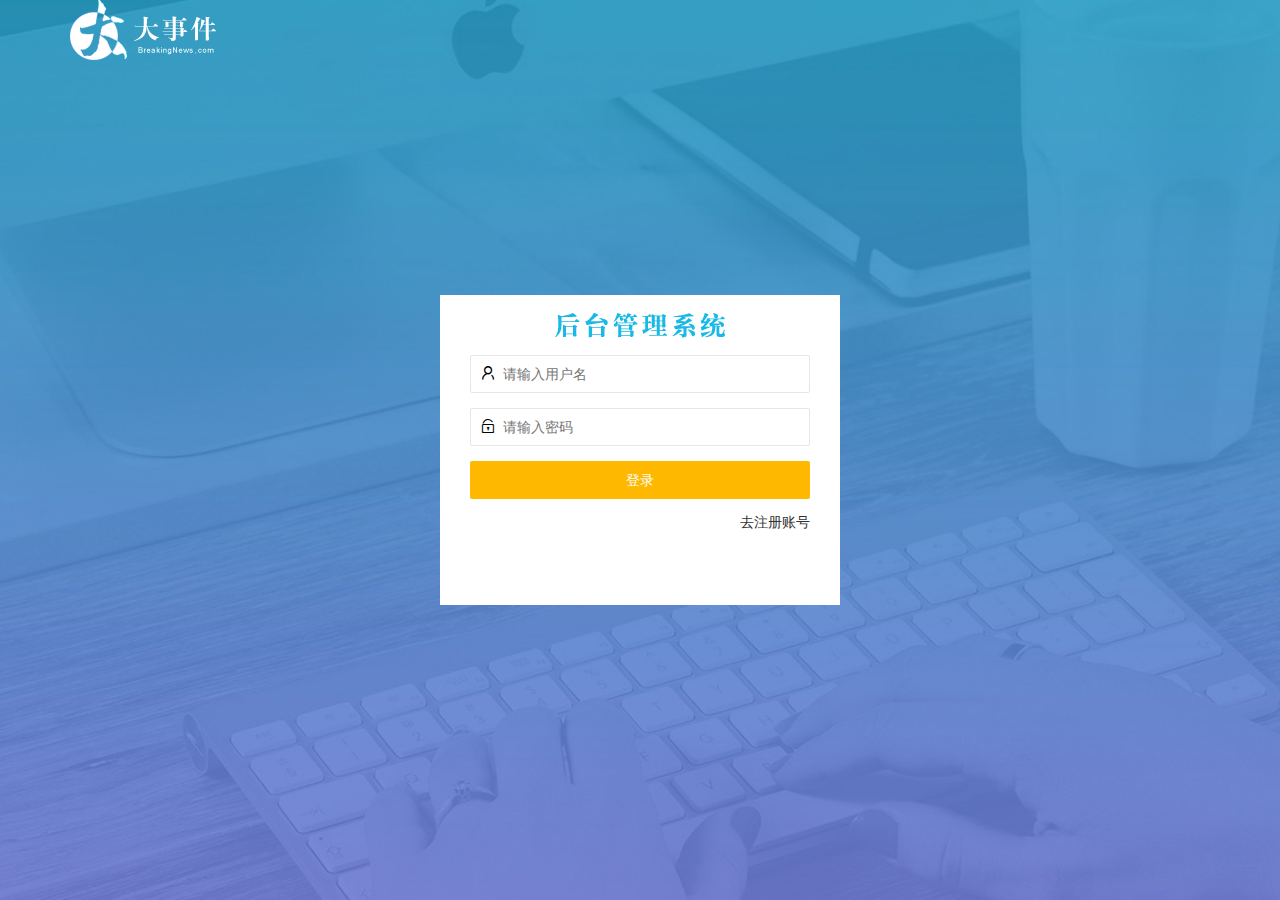
<file: login.html>
<!DOCTYPE html>
<html lang="en">

<head>
    <meta charset="UTF-8">
    <meta name="viewport" content="width=device-width, initial-scale=1.0">
    <title>Document</title>
    <!-- 先引入layui 避免层叠 -->
    <link rel="stylesheet" href="./assets/lib/layui/css/layui.css">
    <link rel="stylesheet" href="./assets/css/login.css">

</head>

<body>
    <!-- 头部 -->
    <div class="logo layui-main">
        <img src="./assets/images/logo.png" alt="">
    </div>
    <!-- 登录注册区域 -->
    <div class="loginAndRegBox">
        <div class="title_box"></div>
        <!-- 登入的盒子 -->
        <div class="login-box">
            <!-- 登入的表单 -->
            <form class="layui-form" id="form-login">
                <!-- 用户名 -->
                <div class="layui-form-item">
                    <i class="layui-icon layui-icon-username"></i>
                    <input type="text" name="username" required lay-verify="required" placeholder="请输入用户名"
                        autocomplete="off" class="layui-input">
                </div>
                <!-- 密码框 -->
                <div class="layui-form-item">
                    <i class="layui-icon layui-icon-password"></i>
                    <input type="password" name="password" required lay-verify="required|pwd" placeholder="请输入密码"
                        autocomplete="off" class="layui-input">
                </div>
                <!-- 表单提交按钮 -->
                <div class="layui-form-item">
                    <button class="layui-btn layui-btn-warm layui-btn-fluid" lay-submit
                        lay-filter="formDemo">登录</button>
                </div>
                <div class="layui-form-item links">
                    <a href="javascript:;" id="link_reg">去注册账号</a>
                </div>
            </form>
        </div>

        <!-- 注册的盒子 -->
        <div class="reg-box">
            <form class="layui-form" id="form-reg">
                <!-- 用户名 -->
                <div class="layui-form-item">
                    <i class="layui-icon layui-icon-username"></i>
                    <input type="text" name="username" required lay-verify="required" placeholder="请输入用户名"
                        autocomplete="off" class="layui-input">
                </div>
                <!-- 密码框 -->
                <div class="layui-form-item">
                    <i class="layui-icon layui-icon-password"></i>
                    <input type="password" name="password" required lay-verify="required|pwd" placeholder="请输入密码"
                        autocomplete="off" class="layui-input" id="reg-pwd">
                </div>
                <!-- 确认密码 -->
                <div class="layui-form-item">
                    <i class="layui-icon layui-icon-password"></i>
                    <input type="password" name="password" required lay-verify="required|pwd|repwd" placeholder="请确认密码"
                        autocomplete="off" class="layui-input">
                </div>
                <!-- 表单提交按钮 -->
                <div class="layui-form-item">
                    <button class="layui-btn layui-btn-warm layui-btn-fluid" lay-submit
                        lay-filter="formDemo">注册</button>
                </div>
                <div class="layui-form-item links">
                    <a href="javascript:;" id="link_login">去登录</a>
                </div>
            </form>
        </div>
    </div>


    </div>
    <!-- 导入layui  -->
    <script src="./assets/lib/layui/layui.all.js"></script>
    <!-- 导入JQuery -->
    <script src="./assets/lib/jquery.js"></script>
    <!-- 导入路径 -->
    <script src="./assets/js/baseAPI.js"></script>
    <!-- 导入自己的js -->
    <script src="./assets/js/login.js"></script>

</body>

</html>
</file>
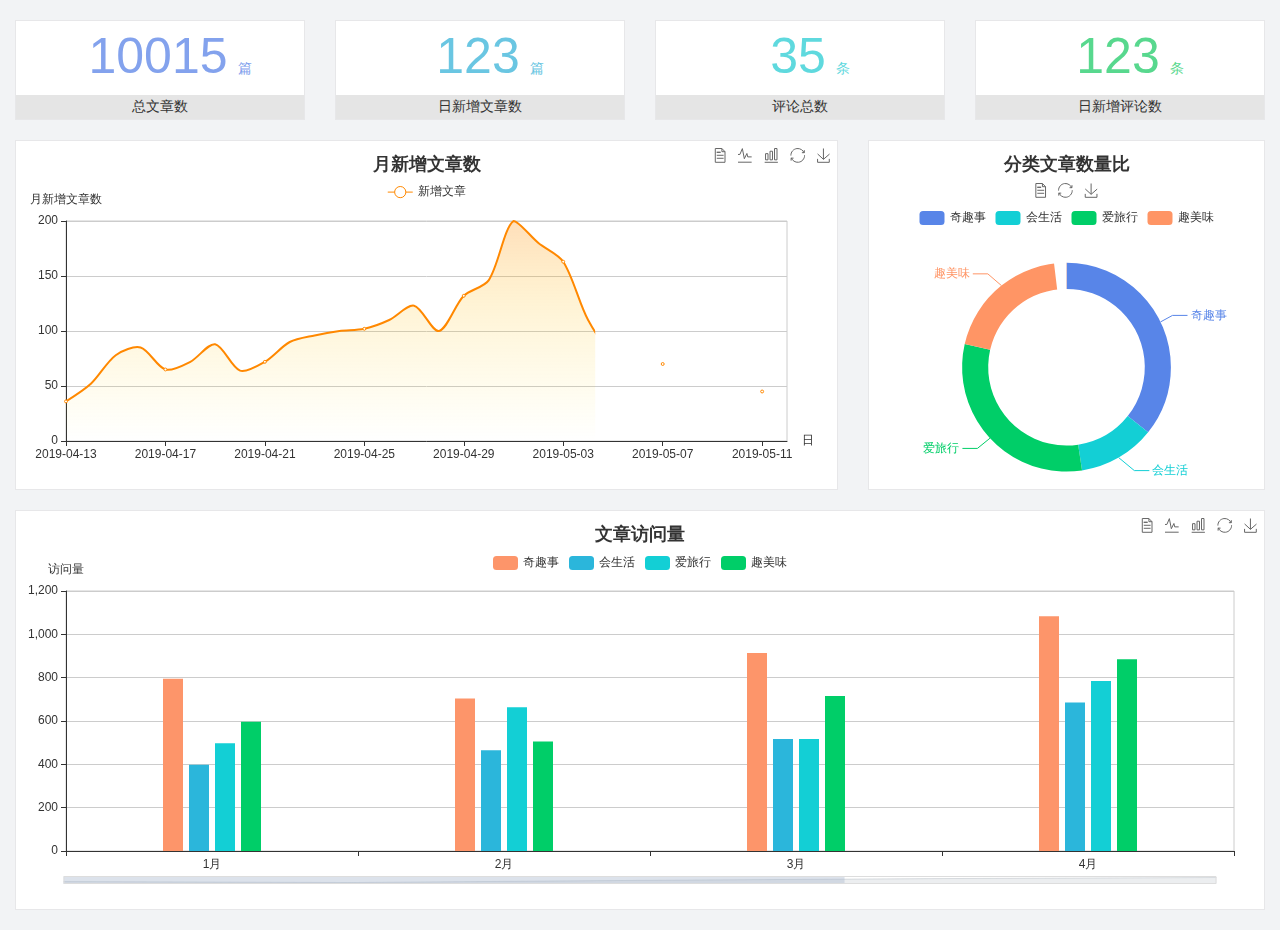
<file: home/dashboard.html>
<!DOCTYPE html>
<html lang="en">

<head>
  <meta charset="UTF-8">
  <meta name="viewport" content="width=device-width, initial-scale=1.0">
  <meta http-equiv="X-UA-Compatible" content="ie=edge">
  <title>图表统计</title>
  <link rel="stylesheet" href="../../assets/lib/bootstrap.css" />
  <link rel="stylesheet" href="../../assets/lib/main.css" />
  <script src="../../assets/lib/jquery.js"></script>
  <script type="text/javascript" src="../../assets/lib/echarts.min.js"></script>
</head>

<body>
  <div class="container-fluid">
    <div class="row spannel_list">
      <div class="col-sm-3 col-xs-6">
        <div class="spannel">
          <em>10015</em><span>篇</span>
          <b>总文章数</b>
        </div>
      </div>
      <div class="col-sm-3 col-xs-6">
        <div class="spannel scolor01">
          <em>123</em><span>篇</span>
          <b>日新增文章数</b>
        </div>
      </div>
      <div class="col-sm-3 col-xs-6">
        <div class="spannel scolor02">
          <em>35</em><span>条</span>
          <b>评论总数</b>
        </div>
      </div>
      <div class="col-sm-3 col-xs-6">
        <div class="spannel scolor03">
          <em>123</em><span>条</span>
          <b>日新增评论数</b>
        </div>
      </div>
    </div>
  </div>

  <div class="container-fluid">
    <div class="row curve-pie">
      <div class="col-lg-8 col-md-8">
        <div class="gragh_pannel" id="curve_show"></div>
      </div>
      <div class="col-lg-4 col-md-4">
        <div class="gragh_pannel" id="pie_show"></div>
      </div>
    </div>
  </div>

  <div class="container-fluid">
    <div class="column_pannel" id="column_show"></div>
  </div>

  <script>
    var oChart = echarts.init(document.getElementById('curve_show'));
    var aList_all = [
      { 'count': 36, 'date': '2019-04-13' },
      { 'count': 52, 'date': '2019-04-14' },
      { 'count': 78, 'date': '2019-04-15' },
      { 'count': 85, 'date': '2019-04-16' },
      { 'count': 65, 'date': '2019-04-17' },
      { 'count': 72, 'date': '2019-04-18' },
      { 'count': 88, 'date': '2019-04-19' },
      { 'count': 64, 'date': '2019-04-20' },
      { 'count': 72, 'date': '2019-04-21' },
      { 'count': 90, 'date': '2019-04-22' },
      { 'count': 96, 'date': '2019-04-23' },
      { 'count': 100, 'date': '2019-04-24' },
      { 'count': 102, 'date': '2019-04-25' },
      { 'count': 110, 'date': '2019-04-26' },
      { 'count': 123, 'date': '2019-04-27' },
      { 'count': 100, 'date': '2019-04-28' },
      { 'count': 132, 'date': '2019-04-29' },
      { 'count': 146, 'date': '2019-04-30' },
      { 'count': 200, 'date': '2019-05-01' },
      { 'count': 180, 'date': '2019-05-02' },
      { 'count': 163, 'date': '2019-05-03' },
      { 'count': 110, 'date': '2019-05-04' },
      { 'count': 80, 'date': '2019-05-05' },
      { 'count': 82, 'date': '2019-05-06' },
      { 'count': 70, 'date': '2019-05-07' },
      { 'count': 65, 'date': '2019-05-08' },
      { 'count': 54, 'date': '2019-05-09' },
      { 'count': 40, 'date': '2019-05-10' },
      { 'count': 45, 'date': '2019-05-11' },
      { 'count': 38, 'date': '2019-05-12' },
    ];

    let aCount = [];
    let aDate = [];

    for (var i = 0; i < aList_all.length; i++) {
      aCount.push(aList_all[i].count);
      aDate.push(aList_all[i].date);
    }

    var chartopt = {
      title: {
        text: '月新增文章数',
        left: 'center',
        top: '10'
      },
      tooltip: {
        trigger: 'axis'
      },
      legend: {
        data: ['新增文章'],
        top: '40'
      },
      toolbox: {
        show: true,
        feature: {
          mark: { show: true },
          dataView: { show: true, readOnly: false },
          magicType: { show: true, type: ['line', 'bar'] },
          restore: { show: true },
          saveAsImage: { show: true }
        }
      },
      calculable: true,
      xAxis: [
        {
          name: '日',
          type: 'category',
          boundaryGap: false,
          data: aDate
        }
      ],
      yAxis: [
        {
          name: '月新增文章数',
          type: 'value'
        }
      ],
      series: [
        {
          name: '新增文章',
          type: 'line',
          smooth: true,
          itemStyle: { normal: { areaStyle: { type: 'default' }, color: '#f80' }, lineStyle: { color: '#f80' } },
          data: aCount
        }],
      areaStyle: {
        normal: {
          color: new echarts.graphic.LinearGradient(0, 0, 0, 1, [{
            offset: 0,
            color: 'rgba(255,136,0,0.39)'
          }, {
            offset: .34,
            color: 'rgba(255,180,0,0.25)'
          }, {
            offset: 1,
            color: 'rgba(255,222,0,0.00)'
          }])

        }
      },
      grid: {
        show: true,
        x: 50,
        x2: 50,
        y: 80,
        height: 220
      }
    };

    oChart.setOption(chartopt);


    var oPie = echarts.init(document.getElementById('pie_show'));
    var oPieopt =
    {
      title: {
        top: 10,
        text: '分类文章数量比',
        x: 'center'
      },
      tooltip: {
        trigger: 'item',
        formatter: "{a} <br/>{b} : {c} ({d}%)"
      },
      color: ['#5885e8', '#13cfd5', '#00ce68', '#ff9565'],
      legend: {
        x: 'center',
        top: 65,
        data: ['奇趣事', '会生活', '爱旅行', '趣美味']
      },
      toolbox: {
        show: true,
        x: 'center',
        top: 35,
        feature: {
          mark: { show: true },
          dataView: { show: true, readOnly: false },
          magicType: {
            show: true,
            type: ['pie', 'funnel'],
            option: {
              funnel: {
                x: '25%',
                width: '50%',
                funnelAlign: 'left',
                max: 1548
              }
            }
          },
          restore: { show: true },
          saveAsImage: { show: true }
        }
      },
      calculable: true,
      series: [
        {
          name: '访问来源',
          type: 'pie',
          radius: ['45%', '60%'],
          center: ['50%', '65%'],
          data: [
            { value: 300, name: '奇趣事' },
            { value: 100, name: '会生活' },
            { value: 260, name: '爱旅行' },
            { value: 180, name: '趣美味' }
          ]
        }
      ]
    };
    oPie.setOption(oPieopt);



    var oColumn = this.echarts.init(document.getElementById('column_show'));
    var oColumnopt =
    {
      title: {
        text: '文章访问量',
        left: 'center',
        top: '10'
      },
      tooltip: {
        trigger: 'axis'
      },
      legend: {
        data: ['奇趣事', '会生活', '爱旅行', '趣美味'],
        top: '40'
      },
      toolbox: {
        show: true,
        feature: {
          mark: { show: true },
          dataView: { show: true, readOnly: false },
          magicType: { show: true, type: ['line', 'bar'] },
          restore: { show: true },
          saveAsImage: { show: true }
        }
      },
      calculable: true,
      xAxis: [
        {
          type: 'category',
          data: ['1月', '2月', '3月', '4月', '5月']
        }
      ],
      yAxis: [
        {
          name: '访问量',
          type: 'value'
        }
      ],
      series: [
        {
          name: '奇趣事',
          type: 'bar',
          barWidth: 20,
          itemStyle: {
            normal: { areaStyle: { type: 'default' }, color: '#fd956a' }
          },
          data: [800, 708, 920, 1090, 1200]
        },
        {
          name: '会生活',
          type: 'bar',
          barWidth: 20,
          itemStyle: {
            normal: { areaStyle: { type: 'default' }, color: '#2bb6db' }
          },
          data: [400, 468, 520, 690, 800]
        },
        {
          name: '爱旅行',
          type: 'bar',
          barWidth: 20,
          itemStyle: {
            normal: { areaStyle: { type: 'default' }, color: '#13cfd5' }
          },
          data: [500, 668, 520, 790, 900]
        },
        {
          name: '趣美味',
          type: 'bar',
          barWidth: 20,
          itemStyle: {
            normal: { areaStyle: { type: 'default' }, color: '#00ce68' }
          },
          data: [600, 508, 720, 890, 1000]
        }
      ],
      grid: {
        show: true,
        x: 50,
        x2: 30,
        y: 80,
        height: 260
      },
      dataZoom: [//给x轴设置滚动条
        {
          start: 0,//默认为0
          end: 100 - 1000 / 31,//默认为100
          type: 'slider',
          show: true,
          xAxisIndex: [0],
          handleSize: 0,//滑动条的 左右2个滑动条的大小
          height: 8,//组件高度
          left: 45, //左边的距离
          right: 50,//右边的距离
          bottom: 26,//右边的距离
          handleColor: '#ddd',//h滑动图标的颜色
          handleStyle: {
            borderColor: "#cacaca",
            borderWidth: "1",
            shadowBlur: 2,
            background: "#ddd",
            shadowColor: "#ddd",
          }
        }]
    };
    oColumn.setOption(oColumnopt);
  </script>
</body>

</html>
</file>
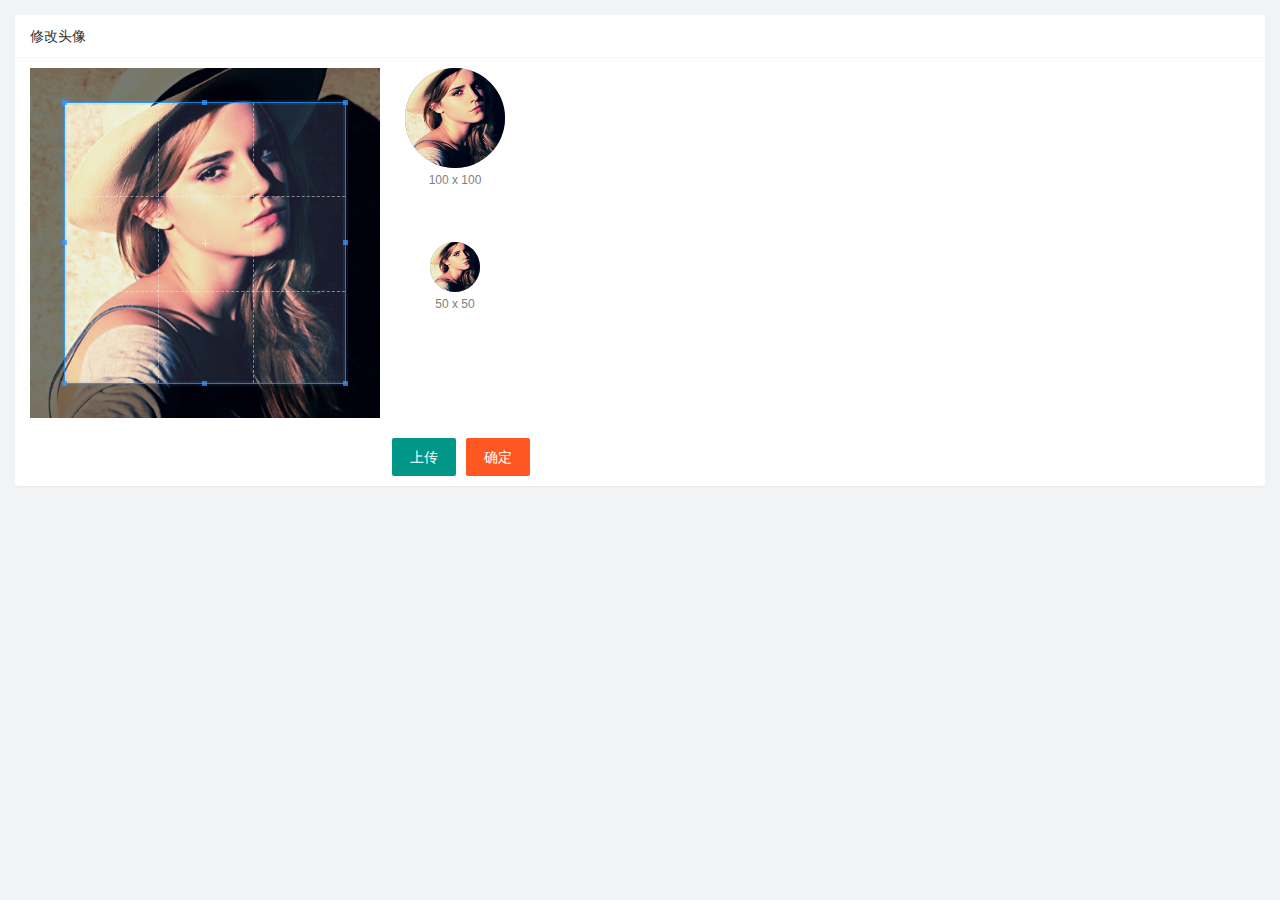
<file: user/user_avatar.html>
<!DOCTYPE html>
<html lang="en">

<head>
    <meta charset="UTF-8">
    <meta name="viewport" content="width=device-width, initial-scale=1.0">
    <title>Document</title>
    <link rel="stylesheet" href="../assets/lib/cropper/cropper.css" />
    <link rel="stylesheet" href="../assets/lib/layui/css/layui.css">
    <link rel="stylesheet" href="../assets/css/user/user_avatar.css">
</head>

<body>
    <div class="layui-card">
        <div class="layui-card-header">修改头像</div>
        <div class="layui-card-body">
            <!-- 第一行的图片裁剪和预览区域 -->
            <div class="row1">
                <!-- 图片裁剪区域 -->
                <div class="cropper-box">
                    <!-- 这个 img 标签很重要，将来会把它初始化为裁剪区域 -->
                    <img id="image" src="../assets/images/sample.jpg" />
                </div>
                <!-- 图片的预览区域 -->
                <div class="preview-box">
                    <div>
                        <!-- 宽高为 100px 的预览区域 -->
                        <div class="img-preview w100"></div>
                        <p class="size">100 x 100</p>
                    </div>
                    <div>
                        <!-- 宽高为 50px 的预览区域 -->
                        <div class="img-preview w50"></div>
                        <p class="size">50 x 50</p>
                    </div>
                </div>
            </div>
            <!-- 第二行的按钮区域 -->
            <div class="row2">
                <!-- 指定选择类型图片 -->
                <input type="file" id="file" accept="image/png,image/jpg">
                <button type="button" class="layui-btn" id="btnChooseImage">上传</button>
                <button id="btnUpload"type="button" class="layui-btn layui-btn-danger">确定</button>
            </div>
        </div>
    </div>
    <script src="../assets/lib/layui/layui.all.js"></script>
    <script src="../assets/lib/jquery.js"></script>

    <script src="../assets/lib/cropper/Cropper.js"></script>
    <script src="../assets/lib/cropper/jquery-cropper.js"></script>
    <script src="../assets/js/baseAPI.js"></script>
    <script src="../assets/js/user/user_avatar.js"></script>
</body>

</html>
</file>
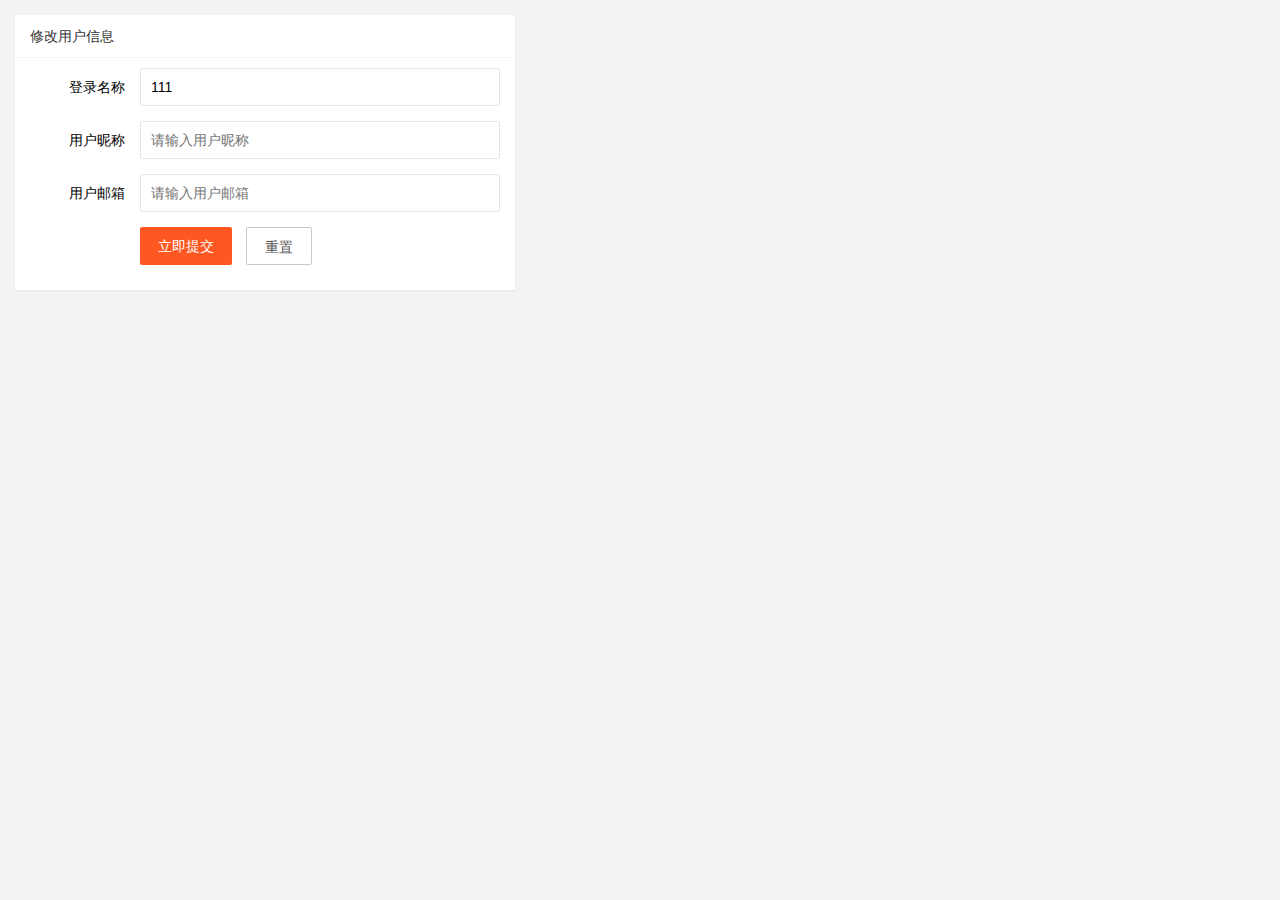
<file: user/user_info.html>
<!DOCTYPE html>
<html lang="en">

<head>
    <meta charset="UTF-8">
    <meta name="viewport" content="width=device-width, initial-scale=1.0">
    <title>Document</title>
    <link rel="stylesheet" href="../assets/lib/layui/css/layui.css">
    <link rel="stylesheet" href="../assets/css/user/user_info.css">
</head>

<body>
    <!-- 卡片区域 -->
    <div class="layui-card">
        <div class="layui-card-header">修改用户信息</div>
        <div class="layui-card-body">
            <form class="layui-form" lay-filter='formUserInfo'>
                <input type="hidden" name="id" value="" />
                <div class="layui-form-item">
                    <label class="layui-form-label">登录名称</label>
                    <div class="layui-input-block">
                        <input value="111" readonly type="text" name="username" required lay-verify="required"
                            placeholder="请输入登录名称" autocomplete="off" class="layui-input">
                    </div>
                </div>

                <div class="layui-form-item">
                    <label class="layui-form-label">用户昵称</label>
                    <div class="layui-input-block">
                        <input type="text" name="nickname" required lay-verify="required|nickname" placeholder="请输入用户昵称"
                            autocomplete="off" class="layui-input">
                    </div>
                </div>

                <div class="layui-form-item">
                    <label class="layui-form-label">用户邮箱</label>
                    <div class="layui-input-block">
                        <input type="text" name="email" required lay-verify="required|email" placeholder="请输入用户邮箱"
                            autocomplete="off" class="layui-input">
                    </div>
                </div>
                <div class="layui-form-item">
                    <div class="layui-input-block">
                        <button class="layui-btn layui-btn-danger" lay-submit lay-filter="formDemo">立即提交</button>
                        <button type="reset" class="layui-btn 
                                layui-btn-primary" id="btnReset">重置</button>
                    </div>
                </div>
            </form>
        </div>
    </div>
    <script src="../assets/lib/layui/layui.all.js"></script>
    <script src="../assets/lib/jquery.js"></script>
    <script src="../assets/js/baseAPI.js"></script>
    <script src="../assets/js/user/user_info.js"></script>
</body>

</html>
</file>
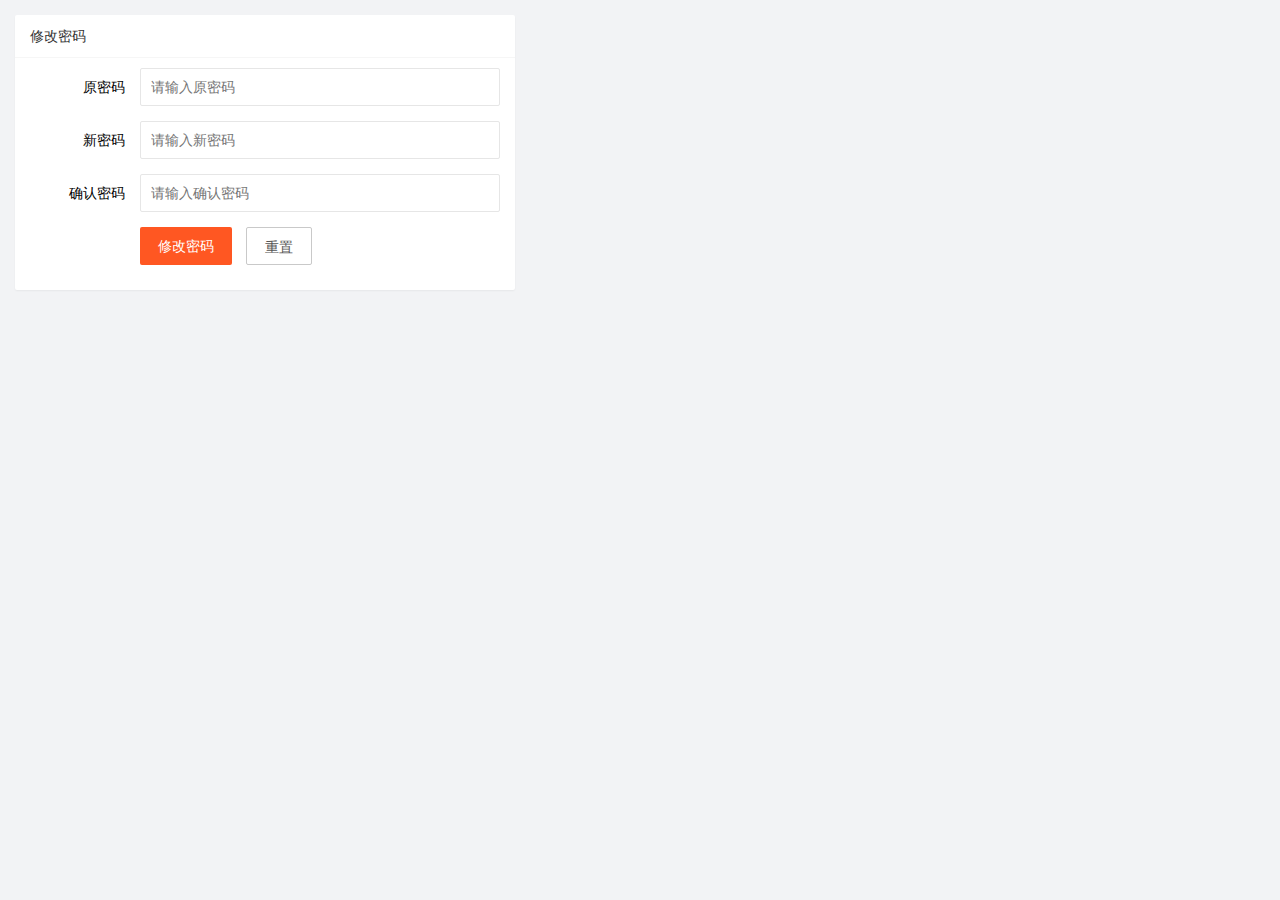
<file: user/user_pwd.html>
<!DOCTYPE html>
<html lang="en">

<head>
    <meta charset="UTF-8">
    <meta name="viewport" content="width=device-width, initial-scale=1.0">
    <title>Document</title>
    <link rel="stylesheet" href="../assets/lib/layui/css/layui.css">
    <link rel="stylesheet" href="../assets/css/user/user_pwd.css">
</head>

<body>
    <!-- 卡片区域 -->
    <div class="layui-card">
        <div class="layui-card-header">修改密码</div>
        <div class="layui-card-body">
            <form class="layui-form" >

                <div class="layui-form-item">
                    <label class="layui-form-label">原密码</label>
                    <div class="layui-input-block">
                        <input id="oldPwd" type="password" name="oldPwd" required lay-verify="required|pwd"
                            placeholder="请输入原密码" autocomplete="off" class="layui-input">
                    </div>
                </div>

                <div class="layui-form-item">
                    <label class="layui-form-label">新密码</label>
                    <div class="layui-input-block">
                        <input id="newPwd" type="password" name="newPwd" required lay-verify="required|pwd|samepwd"
                            placeholder="请输入新密码" autocomplete="off" class="layui-input">
                    </div>
                </div>

                <div class="layui-form-item">
                    <label class="layui-form-label">确认密码</label>
                    <div class="layui-input-block">
                        <input type="password" name="password" required lay-verify="required|repwd"
                            placeholder="请输入确认密码" autocomplete="off" class="layui-input">
                    </div>
                </div>
                <div class="layui-form-item">
                    <div class="layui-input-block">
                        <button class="layui-btn layui-btn-danger" lay-submit lay-filter="formDemo">修改密码</button>
                        <button type="reset" class="layui-btn 
                                layui-btn-primary" id="btnReset">重置</button>
                    </div>
                </div>
            </form>
        </div>
    </div>
    <script src="../assets/lib/layui/layui.all.js"></script>
    <script src="../assets/lib/jquery.js"></script>
    <script src="../assets/js/baseAPI.js"></script>
    <script src="../assets/js/user/user_pwd.js"></script>

</body>

</html>
</file>
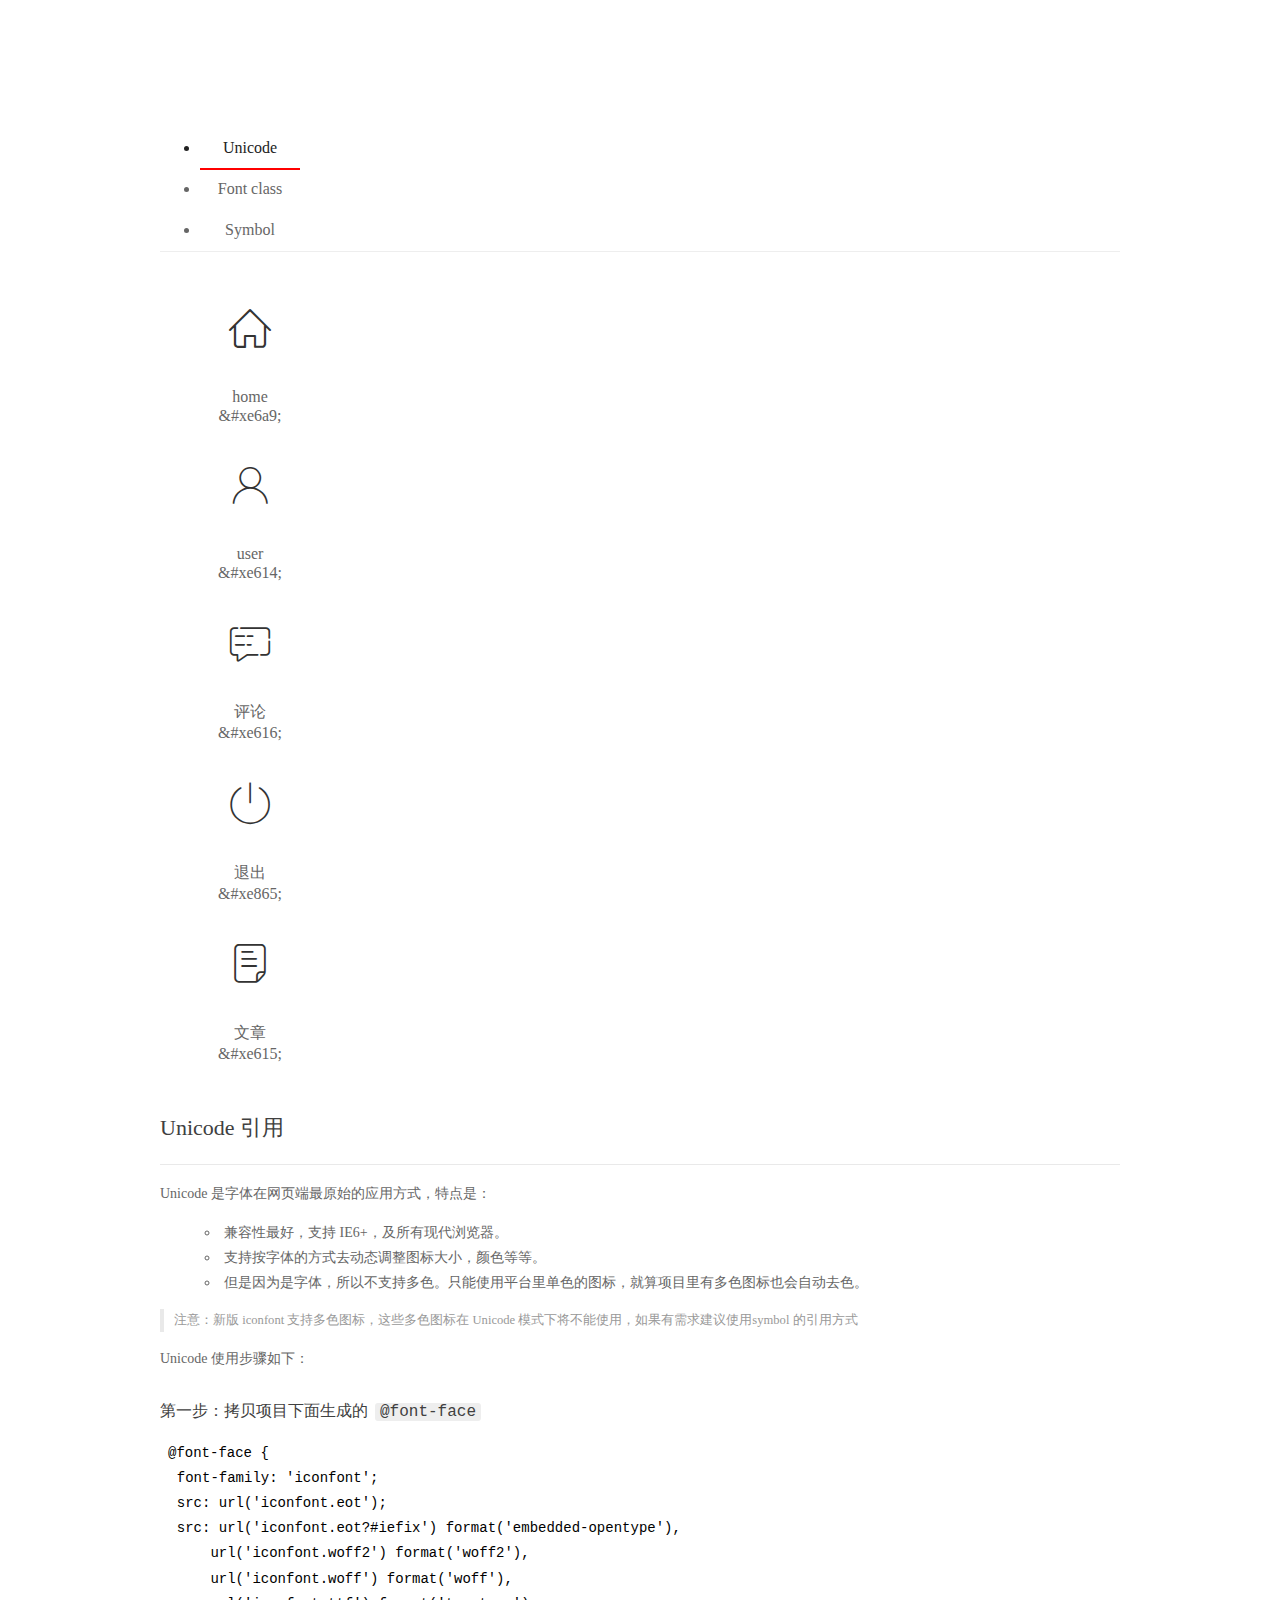
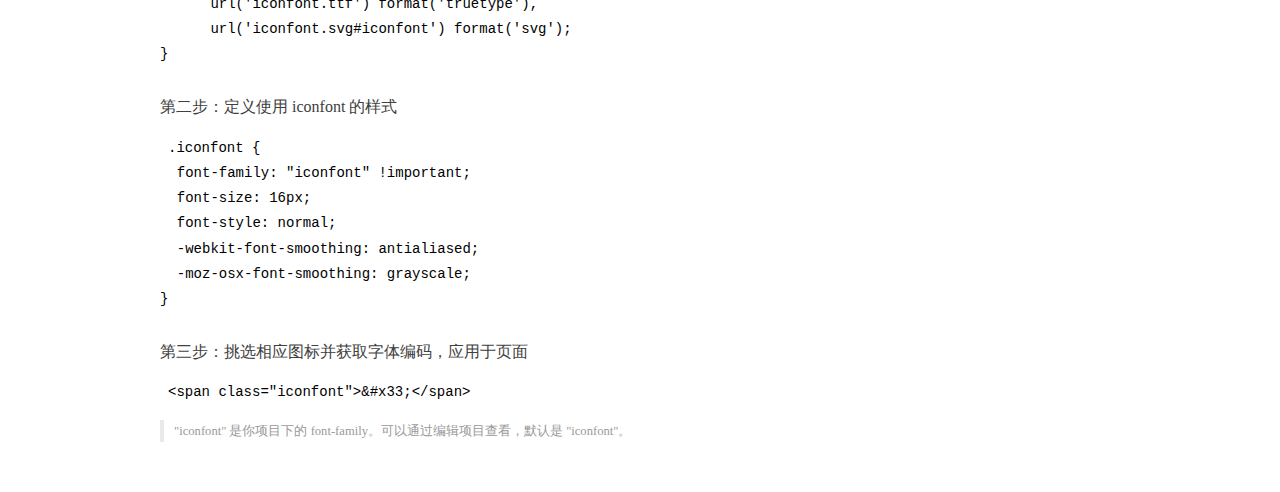
<file: assets/fonts/demo_index.html>
<!DOCTYPE html>
<html>
<head>
  <meta charset="utf-8"/>
  <title>IconFont Demo</title>
  <link rel="shortcut icon" href="https://gtms04.alicdn.com/tps/i4/TB1_oz6GVXXXXaFXpXXJDFnIXXX-64-64.ico" type="image/x-icon"/>
  <link rel="stylesheet" href="https://g.alicdn.com/thx/cube/1.3.2/cube.min.css">
  <link rel="stylesheet" href="demo.css">
  <link rel="stylesheet" href="iconfont.css">
  <script src="iconfont.js"></script>
  <!-- jQuery -->
  <script src="https://a1.alicdn.com/oss/uploads/2018/12/26/7bfddb60-08e8-11e9-9b04-53e73bb6408b.js"></script>
  <!-- 代码高亮 -->
  <script src="https://a1.alicdn.com/oss/uploads/2018/12/26/a3f714d0-08e6-11e9-8a15-ebf944d7534c.js"></script>
</head>
<body>
  <div class="main">
    <h1 class="logo"><a href="https://www.iconfont.cn/" title="iconfont 首页" target="_blank">&#xe86b;</a></h1>
    <div class="nav-tabs">
      <ul id="tabs" class="dib-box">
        <li class="dib active"><span>Unicode</span></li>
        <li class="dib"><span>Font class</span></li>
        <li class="dib"><span>Symbol</span></li>
      </ul>
      
    </div>
    <div class="tab-container">
      <div class="content unicode" style="display: block;">
          <ul class="icon_lists dib-box">
          
            <li class="dib">
              <span class="icon iconfont">&#xe6a9;</span>
                <div class="name">home</div>
                <div class="code-name">&amp;#xe6a9;</div>
              </li>
          
            <li class="dib">
              <span class="icon iconfont">&#xe614;</span>
                <div class="name">user</div>
                <div class="code-name">&amp;#xe614;</div>
              </li>
          
            <li class="dib">
              <span class="icon iconfont">&#xe616;</span>
                <div class="name">评论</div>
                <div class="code-name">&amp;#xe616;</div>
              </li>
          
            <li class="dib">
              <span class="icon iconfont">&#xe865;</span>
                <div class="name">退出</div>
                <div class="code-name">&amp;#xe865;</div>
              </li>
          
            <li class="dib">
              <span class="icon iconfont">&#xe615;</span>
                <div class="name">文章</div>
                <div class="code-name">&amp;#xe615;</div>
              </li>
          
          </ul>
          <div class="article markdown">
          <h2 id="unicode-">Unicode 引用</h2>
          <hr>

          <p>Unicode 是字体在网页端最原始的应用方式，特点是：</p>
          <ul>
            <li>兼容性最好，支持 IE6+，及所有现代浏览器。</li>
            <li>支持按字体的方式去动态调整图标大小，颜色等等。</li>
            <li>但是因为是字体，所以不支持多色。只能使用平台里单色的图标，就算项目里有多色图标也会自动去色。</li>
          </ul>
          <blockquote>
            <p>注意：新版 iconfont 支持多色图标，这些多色图标在 Unicode 模式下将不能使用，如果有需求建议使用symbol 的引用方式</p>
          </blockquote>
          <p>Unicode 使用步骤如下：</p>
          <h3 id="-font-face">第一步：拷贝项目下面生成的 <code>@font-face</code></h3>
<pre><code class="language-css"
>@font-face {
  font-family: 'iconfont';
  src: url('iconfont.eot');
  src: url('iconfont.eot?#iefix') format('embedded-opentype'),
      url('iconfont.woff2') format('woff2'),
      url('iconfont.woff') format('woff'),
      url('iconfont.ttf') format('truetype'),
      url('iconfont.svg#iconfont') format('svg');
}
</code></pre>
          <h3 id="-iconfont-">第二步：定义使用 iconfont 的样式</h3>
<pre><code class="language-css"
>.iconfont {
  font-family: "iconfont" !important;
  font-size: 16px;
  font-style: normal;
  -webkit-font-smoothing: antialiased;
  -moz-osx-font-smoothing: grayscale;
}
</code></pre>
          <h3 id="-">第三步：挑选相应图标并获取字体编码，应用于页面</h3>
<pre>
<code class="language-html"
>&lt;span class="iconfont"&gt;&amp;#x33;&lt;/span&gt;
</code></pre>
          <blockquote>
            <p>"iconfont" 是你项目下的 font-family。可以通过编辑项目查看，默认是 "iconfont"。</p>
          </blockquote>
          </div>
      </div>
      <div class="content font-class">
        <ul class="icon_lists dib-box">
          
          <li class="dib">
            <span class="icon iconfont icon-home"></span>
            <div class="name">
              home
            </div>
            <div class="code-name">.icon-home
            </div>
          </li>
          
          <li class="dib">
            <span class="icon iconfont icon-user"></span>
            <div class="name">
              user
            </div>
            <div class="code-name">.icon-user
            </div>
          </li>
          
          <li class="dib">
            <span class="icon iconfont icon-pinglun"></span>
            <div class="name">
              评论
            </div>
            <div class="code-name">.icon-pinglun
            </div>
          </li>
          
          <li class="dib">
            <span class="icon iconfont icon-tuichu"></span>
            <div class="name">
              退出
            </div>
            <div class="code-name">.icon-tuichu
            </div>
          </li>
          
          <li class="dib">
            <span class="icon iconfont icon-16"></span>
            <div class="name">
              文章
            </div>
            <div class="code-name">.icon-16
            </div>
          </li>
          
        </ul>
        <div class="article markdown">
        <h2 id="font-class-">font-class 引用</h2>
        <hr>

        <p>font-class 是 Unicode 使用方式的一种变种，主要是解决 Unicode 书写不直观，语意不明确的问题。</p>
        <p>与 Unicode 使用方式相比，具有如下特点：</p>
        <ul>
          <li>兼容性良好，支持 IE8+，及所有现代浏览器。</li>
          <li>相比于 Unicode 语意明确，书写更直观。可以很容易分辨这个 icon 是什么。</li>
          <li>因为使用 class 来定义图标，所以当要替换图标时，只需要修改 class 里面的 Unicode 引用。</li>
          <li>不过因为本质上还是使用的字体，所以多色图标还是不支持的。</li>
        </ul>
        <p>使用步骤如下：</p>
        <h3 id="-fontclass-">第一步：引入项目下面生成的 fontclass 代码：</h3>
<pre><code class="language-html">&lt;link rel="stylesheet" href="./iconfont.css"&gt;
</code></pre>
        <h3 id="-">第二步：挑选相应图标并获取类名，应用于页面：</h3>
<pre><code class="language-html">&lt;span class="iconfont icon-xxx"&gt;&lt;/span&gt;
</code></pre>
        <blockquote>
          <p>"
            iconfont" 是你项目下的 font-family。可以通过编辑项目查看，默认是 "iconfont"。</p>
        </blockquote>
      </div>
      </div>
      <div class="content symbol">
          <ul class="icon_lists dib-box">
          
            <li class="dib">
                <svg class="icon svg-icon" aria-hidden="true">
                  <use xlink:href="#icon-home"></use>
                </svg>
                <div class="name">home</div>
                <div class="code-name">#icon-home</div>
            </li>
          
            <li class="dib">
                <svg class="icon svg-icon" aria-hidden="true">
                  <use xlink:href="#icon-user"></use>
                </svg>
                <div class="name">user</div>
                <div class="code-name">#icon-user</div>
            </li>
          
            <li class="dib">
                <svg class="icon svg-icon" aria-hidden="true">
                  <use xlink:href="#icon-pinglun"></use>
                </svg>
                <div class="name">评论</div>
                <div class="code-name">#icon-pinglun</div>
            </li>
          
            <li class="dib">
                <svg class="icon svg-icon" aria-hidden="true">
                  <use xlink:href="#icon-tuichu"></use>
                </svg>
                <div class="name">退出</div>
                <div class="code-name">#icon-tuichu</div>
            </li>
          
            <li class="dib">
                <svg class="icon svg-icon" aria-hidden="true">
                  <use xlink:href="#icon-16"></use>
                </svg>
                <div class="name">文章</div>
                <div class="code-name">#icon-16</div>
            </li>
          
          </ul>
          <div class="article markdown">
          <h2 id="symbol-">Symbol 引用</h2>
          <hr>

          <p>这是一种全新的使用方式，应该说这才是未来的主流，也是平台目前推荐的用法。相关介绍可以参考这篇<a href="">文章</a>
            这种用法其实是做了一个 SVG 的集合，与另外两种相比具有如下特点：</p>
          <ul>
            <li>支持多色图标了，不再受单色限制。</li>
            <li>通过一些技巧，支持像字体那样，通过 <code>font-size</code>, <code>color</code> 来调整样式。</li>
            <li>兼容性较差，支持 IE9+，及现代浏览器。</li>
            <li>浏览器渲染 SVG 的性能一般，还不如 png。</li>
          </ul>
          <p>使用步骤如下：</p>
          <h3 id="-symbol-">第一步：引入项目下面生成的 symbol 代码：</h3>
<pre><code class="language-html">&lt;script src="./iconfont.js"&gt;&lt;/script&gt;
</code></pre>
          <h3 id="-css-">第二步：加入通用 CSS 代码（引入一次就行）：</h3>
<pre><code class="language-html">&lt;style&gt;
.icon {
  width: 1em;
  height: 1em;
  vertical-align: -0.15em;
  fill: currentColor;
  overflow: hidden;
}
&lt;/style&gt;
</code></pre>
          <h3 id="-">第三步：挑选相应图标并获取类名，应用于页面：</h3>
<pre><code class="language-html">&lt;svg class="icon" aria-hidden="true"&gt;
  &lt;use xlink:href="#icon-xxx"&gt;&lt;/use&gt;
&lt;/svg&gt;
</code></pre>
          </div>
      </div>

    </div>
  </div>
  <script>
  $(document).ready(function () {
      $('.tab-container .content:first').show()

      $('#tabs li').click(function (e) {
        var tabContent = $('.tab-container .content')
        var index = $(this).index()

        if ($(this).hasClass('active')) {
          return
        } else {
          $('#tabs li').removeClass('active')
          $(this).addClass('active')

          tabContent.hide().eq(index).fadeIn()
        }
      })
    })
  </script>
</body>
</html>
</file>
<file: assets/lib/layui/css/layui.css>
/** layui-v2.5.5 MIT License By https://www.layui.com */
 .layui-inline,img{display:inline-block;vertical-align:middle}h1,h2,h3,h4,h5,h6{font-weight:400}.layui-edge,.layui-header,.layui-inline,.layui-main{position:relative}.layui-body,.layui-edge,.layui-elip{overflow:hidden}.layui-btn,.layui-edge,.layui-inline,img{vertical-align:middle}.layui-btn,.layui-disabled,.layui-icon,.layui-unselect{-moz-user-select:none;-webkit-user-select:none;-ms-user-select:none}.layui-elip,.layui-form-checkbox span,.layui-form-pane .layui-form-label{text-overflow:ellipsis;white-space:nowrap}.layui-breadcrumb,.layui-tree-btnGroup{visibility:hidden}blockquote,body,button,dd,div,dl,dt,form,h1,h2,h3,h4,h5,h6,input,li,ol,p,pre,td,textarea,th,ul{margin:0;padding:0;-webkit-tap-highlight-color:rgba(0,0,0,0)}a:active,a:hover{outline:0}img{border:none}li{list-style:none}table{border-collapse:collapse;border-spacing:0}h4,h5,h6{font-size:100%}button,input,optgroup,option,select,textarea{font-family:inherit;font-size:inherit;font-style:inherit;font-weight:inherit;outline:0}pre{white-space:pre-wrap;white-space:-moz-pre-wrap;white-space:-pre-wrap;white-space:-o-pre-wrap;word-wrap:break-word}body{line-height:24px;font:14px Helvetica Neue,Helvetica,PingFang SC,Tahoma,Arial,sans-serif}hr{height:1px;margin:10px 0;border:0;clear:both}a{color:#333;text-decoration:none}a:hover{color:#777}a cite{font-style:normal;*cursor:pointer}.layui-border-box,.layui-border-box *{box-sizing:border-box}.layui-box,.layui-box *{box-sizing:content-box}.layui-clear{clear:both;*zoom:1}.layui-clear:after{content:'\20';clear:both;*zoom:1;display:block;height:0}.layui-inline{*display:inline;*zoom:1}.layui-edge{display:inline-block;width:0;height:0;border-width:6px;border-style:dashed;border-color:transparent}.layui-edge-top{top:-4px;border-bottom-color:#999;border-bottom-style:solid}.layui-edge-right{border-left-color:#999;border-left-style:solid}.layui-edge-bottom{top:2px;border-top-color:#999;border-top-style:solid}.layui-edge-left{border-right-color:#999;border-right-style:solid}.layui-disabled,.layui-disabled:hover{color:#d2d2d2!important;cursor:not-allowed!important}.layui-circle{border-radius:100%}.layui-show{display:block!important}.layui-hide{display:none!important}@font-face{font-family:layui-icon;src:url(../font/iconfont.eot?v=250);src:url(../font/iconfont.eot?v=250#iefix) format('embedded-opentype'),url(../font/iconfont.woff2?v=250) format('woff2'),url(../font/iconfont.woff?v=250) format('woff'),url(../font/iconfont.ttf?v=250) format('truetype'),url(../font/iconfont.svg?v=250#layui-icon) format('svg')}.layui-icon{font-family:layui-icon!important;font-size:16px;font-style:normal;-webkit-font-smoothing:antialiased;-moz-osx-font-smoothing:grayscale}.layui-icon-reply-fill:before{content:"\e611"}.layui-icon-set-fill:before{content:"\e614"}.layui-icon-menu-fill:before{content:"\e60f"}.layui-icon-search:before{content:"\e615"}.layui-icon-share:before{content:"\e641"}.layui-icon-set-sm:before{content:"\e620"}.layui-icon-engine:before{content:"\e628"}.layui-icon-close:before{content:"\1006"}.layui-icon-close-fill:before{content:"\1007"}.layui-icon-chart-screen:before{content:"\e629"}.layui-icon-star:before{content:"\e600"}.layui-icon-circle-dot:before{content:"\e617"}.layui-icon-chat:before{content:"\e606"}.layui-icon-release:before{content:"\e609"}.layui-icon-list:before{content:"\e60a"}.layui-icon-chart:before{content:"\e62c"}.layui-icon-ok-circle:before{content:"\1005"}.layui-icon-layim-theme:before{content:"\e61b"}.layui-icon-table:before{content:"\e62d"}.layui-icon-right:before{content:"\e602"}.layui-icon-left:before{content:"\e603"}.layui-icon-cart-simple:before{content:"\e698"}.layui-icon-face-cry:before{content:"\e69c"}.layui-icon-face-smile:before{content:"\e6af"}.layui-icon-survey:before{content:"\e6b2"}.layui-icon-tree:before{content:"\e62e"}.layui-icon-upload-circle:before{content:"\e62f"}.layui-icon-add-circle:before{content:"\e61f"}.layui-icon-download-circle:before{content:"\e601"}.layui-icon-templeate-1:before{content:"\e630"}.layui-icon-util:before{content:"\e631"}.layui-icon-face-surprised:before{content:"\e664"}.layui-icon-edit:before{content:"\e642"}.layui-icon-speaker:before{content:"\e645"}.layui-icon-down:before{content:"\e61a"}.layui-icon-file:before{content:"\e621"}.layui-icon-layouts:before{content:"\e632"}.layui-icon-rate-half:before{content:"\e6c9"}.layui-icon-add-circle-fine:before{content:"\e608"}.layui-icon-prev-circle:before{content:"\e633"}.layui-icon-read:before{content:"\e705"}.layui-icon-404:before{content:"\e61c"}.layui-icon-carousel:before{content:"\e634"}.layui-icon-help:before{content:"\e607"}.layui-icon-code-circle:before{content:"\e635"}.layui-icon-water:before{content:"\e636"}.layui-icon-username:before{content:"\e66f"}.layui-icon-find-fill:before{content:"\e670"}.layui-icon-about:before{content:"\e60b"}.layui-icon-location:before{content:"\e715"}.layui-icon-up:before{content:"\e619"}.layui-icon-pause:before{content:"\e651"}.layui-icon-date:before{content:"\e637"}.layui-icon-layim-uploadfile:before{content:"\e61d"}.layui-icon-delete:before{content:"\e640"}.layui-icon-play:before{content:"\e652"}.layui-icon-top:before{content:"\e604"}.layui-icon-friends:before{content:"\e612"}.layui-icon-refresh-3:before{content:"\e9aa"}.layui-icon-ok:before{content:"\e605"}.layui-icon-layer:before{content:"\e638"}.layui-icon-face-smile-fine:before{content:"\e60c"}.layui-icon-dollar:before{content:"\e659"}.layui-icon-group:before{content:"\e613"}.layui-icon-layim-download:before{content:"\e61e"}.layui-icon-picture-fine:before{content:"\e60d"}.layui-icon-link:before{content:"\e64c"}.layui-icon-diamond:before{content:"\e735"}.layui-icon-log:before{content:"\e60e"}.layui-icon-rate-solid:before{content:"\e67a"}.layui-icon-fonts-del:before{content:"\e64f"}.layui-icon-unlink:before{content:"\e64d"}.layui-icon-fonts-clear:before{content:"\e639"}.layui-icon-triangle-r:before{content:"\e623"}.layui-icon-circle:before{content:"\e63f"}.layui-icon-radio:before{content:"\e643"}.layui-icon-align-center:before{content:"\e647"}.layui-icon-align-right:before{content:"\e648"}.layui-icon-align-left:before{content:"\e649"}.layui-icon-loading-1:before{content:"\e63e"}.layui-icon-return:before{content:"\e65c"}.layui-icon-fonts-strong:before{content:"\e62b"}.layui-icon-upload:before{content:"\e67c"}.layui-icon-dialogue:before{content:"\e63a"}.layui-icon-video:before{content:"\e6ed"}.layui-icon-headset:before{content:"\e6fc"}.layui-icon-cellphone-fine:before{content:"\e63b"}.layui-icon-add-1:before{content:"\e654"}.layui-icon-face-smile-b:before{content:"\e650"}.layui-icon-fonts-html:before{content:"\e64b"}.layui-icon-form:before{content:"\e63c"}.layui-icon-cart:before{content:"\e657"}.layui-icon-camera-fill:before{content:"\e65d"}.layui-icon-tabs:before{content:"\e62a"}.layui-icon-fonts-code:before{content:"\e64e"}.layui-icon-fire:before{content:"\e756"}.layui-icon-set:before{content:"\e716"}.layui-icon-fonts-u:before{content:"\e646"}.layui-icon-triangle-d:before{content:"\e625"}.layui-icon-tips:before{content:"\e702"}.layui-icon-picture:before{content:"\e64a"}.layui-icon-more-vertical:before{content:"\e671"}.layui-icon-flag:before{content:"\e66c"}.layui-icon-loading:before{content:"\e63d"}.layui-icon-fonts-i:before{content:"\e644"}.layui-icon-refresh-1:before{content:"\e666"}.layui-icon-rmb:before{content:"\e65e"}.layui-icon-home:before{content:"\e68e"}.layui-icon-user:before{content:"\e770"}.layui-icon-notice:before{content:"\e667"}.layui-icon-login-weibo:before{content:"\e675"}.layui-icon-voice:before{content:"\e688"}.layui-icon-upload-drag:before{content:"\e681"}.layui-icon-login-qq:before{content:"\e676"}.layui-icon-snowflake:before{content:"\e6b1"}.layui-icon-file-b:before{content:"\e655"}.layui-icon-template:before{content:"\e663"}.layui-icon-auz:before{content:"\e672"}.layui-icon-console:before{content:"\e665"}.layui-icon-app:before{content:"\e653"}.layui-icon-prev:before{content:"\e65a"}.layui-icon-website:before{content:"\e7ae"}.layui-icon-next:before{content:"\e65b"}.layui-icon-component:before{content:"\e857"}.layui-icon-more:before{content:"\e65f"}.layui-icon-login-wechat:before{content:"\e677"}.layui-icon-shrink-right:before{content:"\e668"}.layui-icon-spread-left:before{content:"\e66b"}.layui-icon-camera:before{content:"\e660"}.layui-icon-note:before{content:"\e66e"}.layui-icon-refresh:before{content:"\e669"}.layui-icon-female:before{content:"\e661"}.layui-icon-male:before{content:"\e662"}.layui-icon-password:before{content:"\e673"}.layui-icon-senior:before{content:"\e674"}.layui-icon-theme:before{content:"\e66a"}.layui-icon-tread:before{content:"\e6c5"}.layui-icon-praise:before{content:"\e6c6"}.layui-icon-star-fill:before{content:"\e658"}.layui-icon-rate:before{content:"\e67b"}.layui-icon-template-1:before{content:"\e656"}.layui-icon-vercode:before{content:"\e679"}.layui-icon-cellphone:before{content:"\e678"}.layui-icon-screen-full:before{content:"\e622"}.layui-icon-screen-restore:before{content:"\e758"}.layui-icon-cols:before{content:"\e610"}.layui-icon-export:before{content:"\e67d"}.layui-icon-print:before{content:"\e66d"}.layui-icon-slider:before{content:"\e714"}.layui-icon-addition:before{content:"\e624"}.layui-icon-subtraction:before{content:"\e67e"}.layui-icon-service:before{content:"\e626"}.layui-icon-transfer:before{content:"\e691"}.layui-main{width:1140px;margin:0 auto}.layui-header{z-index:1000;height:60px}.layui-header a:hover{transition:all .5s;-webkit-transition:all .5s}.layui-side{position:fixed;left:0;top:0;bottom:0;z-index:999;width:200px;overflow-x:hidden}.layui-side-scroll{position:relative;width:220px;height:100%;overflow-x:hidden}.layui-body{position:absolute;left:200px;right:0;top:0;bottom:0;z-index:998;width:auto;overflow-y:auto;box-sizing:border-box}.layui-layout-body{overflow:hidden}.layui-layout-admin .layui-header{background-color:#23262E}.layui-layout-admin .layui-side{top:60px;width:200px;overflow-x:hidden}.layui-layout-admin .layui-body{position:fixed;top:60px;bottom:44px}.layui-layout-admin .layui-main{width:auto;margin:0 15px}.layui-layout-admin .layui-footer{position:fixed;left:200px;right:0;bottom:0;height:44px;line-height:44px;padding:0 15px;background-color:#eee}.layui-layout-admin .layui-logo{position:absolute;left:0;top:0;width:200px;height:100%;line-height:60px;text-align:center;color:#009688;font-size:16px}.layui-layout-admin .layui-header .layui-nav{background:0 0}.layui-layout-left{position:absolute!important;left:200px;top:0}.layui-layout-right{position:absolute!important;right:0;top:0}.layui-container{position:relative;margin:0 auto;padding:0 15px;box-sizing:border-box}.layui-fluid{position:relative;margin:0 auto;padding:0 15px}.layui-row:after,.layui-row:before{content:'';display:block;clear:both}.layui-col-lg1,.layui-col-lg10,.layui-col-lg11,.layui-col-lg12,.layui-col-lg2,.layui-col-lg3,.layui-col-lg4,.layui-col-lg5,.layui-col-lg6,.layui-col-lg7,.layui-col-lg8,.layui-col-lg9,.layui-col-md1,.layui-col-md10,.layui-col-md11,.layui-col-md12,.layui-col-md2,.layui-col-md3,.layui-col-md4,.layui-col-md5,.layui-col-md6,.layui-col-md7,.layui-col-md8,.layui-col-md9,.layui-col-sm1,.layui-col-sm10,.layui-col-sm11,.layui-col-sm12,.layui-col-sm2,.layui-col-sm3,.layui-col-sm4,.layui-col-sm5,.layui-col-sm6,.layui-col-sm7,.layui-col-sm8,.layui-col-sm9,.layui-col-xs1,.layui-col-xs10,.layui-col-xs11,.layui-col-xs12,.layui-col-xs2,.layui-col-xs3,.layui-col-xs4,.layui-col-xs5,.layui-col-xs6,.layui-col-xs7,.layui-col-xs8,.layui-col-xs9{position:relative;display:block;box-sizing:border-box}.layui-col-xs1,.layui-col-xs10,.layui-col-xs11,.layui-col-xs12,.layui-col-xs2,.layui-col-xs3,.layui-col-xs4,.layui-col-xs5,.layui-col-xs6,.layui-col-xs7,.layui-col-xs8,.layui-col-xs9{float:left}.layui-col-xs1{width:8.33333333%}.layui-col-xs2{width:16.66666667%}.layui-col-xs3{width:25%}.layui-col-xs4{width:33.33333333%}.layui-col-xs5{width:41.66666667%}.layui-col-xs6{width:50%}.layui-col-xs7{width:58.33333333%}.layui-col-xs8{width:66.66666667%}.layui-col-xs9{width:75%}.layui-col-xs10{width:83.33333333%}.layui-col-xs11{width:91.66666667%}.layui-col-xs12{width:100%}.layui-col-xs-offset1{margin-left:8.33333333%}.layui-col-xs-offset2{margin-left:16.66666667%}.layui-col-xs-offset3{margin-left:25%}.layui-col-xs-offset4{margin-left:33.33333333%}.layui-col-xs-offset5{margin-left:41.66666667%}.layui-col-xs-offset6{margin-left:50%}.layui-col-xs-offset7{margin-left:58.33333333%}.layui-col-xs-offset8{margin-left:66.66666667%}.layui-col-xs-offset9{margin-left:75%}.layui-col-xs-offset10{margin-left:83.33333333%}.layui-col-xs-offset11{margin-left:91.66666667%}.layui-col-xs-offset12{margin-left:100%}@media screen and (max-width:768px){.layui-hide-xs{display:none!important}.layui-show-xs-block{display:block!important}.layui-show-xs-inline{display:inline!important}.layui-show-xs-inline-block{display:inline-block!important}}@media screen and (min-width:768px){.layui-container{width:750px}.layui-hide-sm{display:none!important}.layui-show-sm-block{display:block!important}.layui-show-sm-inline{display:inline!important}.layui-show-sm-inline-block{display:inline-block!important}.layui-col-sm1,.layui-col-sm10,.layui-col-sm11,.layui-col-sm12,.layui-col-sm2,.layui-col-sm3,.layui-col-sm4,.layui-col-sm5,.layui-col-sm6,.layui-col-sm7,.layui-col-sm8,.layui-col-sm9{float:left}.layui-col-sm1{width:8.33333333%}.layui-col-sm2{width:16.66666667%}.layui-col-sm3{width:25%}.layui-col-sm4{width:33.33333333%}.layui-col-sm5{width:41.66666667%}.layui-col-sm6{width:50%}.layui-col-sm7{width:58.33333333%}.layui-col-sm8{width:66.66666667%}.layui-col-sm9{width:75%}.layui-col-sm10{width:83.33333333%}.layui-col-sm11{width:91.66666667%}.layui-col-sm12{width:100%}.layui-col-sm-offset1{margin-left:8.33333333%}.layui-col-sm-offset2{margin-left:16.66666667%}.layui-col-sm-offset3{margin-left:25%}.layui-col-sm-offset4{margin-left:33.33333333%}.layui-col-sm-offset5{margin-left:41.66666667%}.layui-col-sm-offset6{margin-left:50%}.layui-col-sm-offset7{margin-left:58.33333333%}.layui-col-sm-offset8{margin-left:66.66666667%}.layui-col-sm-offset9{margin-left:75%}.layui-col-sm-offset10{margin-left:83.33333333%}.layui-col-sm-offset11{margin-left:91.66666667%}.layui-col-sm-offset12{margin-left:100%}}@media screen and (min-width:992px){.layui-container{width:970px}.layui-hide-md{display:none!important}.layui-show-md-block{display:block!important}.layui-show-md-inline{display:inline!important}.layui-show-md-inline-block{display:inline-block!important}.layui-col-md1,.layui-col-md10,.layui-col-md11,.layui-col-md12,.layui-col-md2,.layui-col-md3,.layui-col-md4,.layui-col-md5,.layui-col-md6,.layui-col-md7,.layui-col-md8,.layui-col-md9{float:left}.layui-col-md1{width:8.33333333%}.layui-col-md2{width:16.66666667%}.layui-col-md3{width:25%}.layui-col-md4{width:33.33333333%}.layui-col-md5{width:41.66666667%}.layui-col-md6{width:50%}.layui-col-md7{width:58.33333333%}.layui-col-md8{width:66.66666667%}.layui-col-md9{width:75%}.layui-col-md10{width:83.33333333%}.layui-col-md11{width:91.66666667%}.layui-col-md12{width:100%}.layui-col-md-offset1{margin-left:8.33333333%}.layui-col-md-offset2{margin-left:16.66666667%}.layui-col-md-offset3{margin-left:25%}.layui-col-md-offset4{margin-left:33.33333333%}.layui-col-md-offset5{margin-left:41.66666667%}.layui-col-md-offset6{margin-left:50%}.layui-col-md-offset7{margin-left:58.33333333%}.layui-col-md-offset8{margin-left:66.66666667%}.layui-col-md-offset9{margin-left:75%}.layui-col-md-offset10{margin-left:83.33333333%}.layui-col-md-offset11{margin-left:91.66666667%}.layui-col-md-offset12{margin-left:100%}}@media screen and (min-width:1200px){.layui-container{width:1170px}.layui-hide-lg{display:none!important}.layui-show-lg-block{display:block!important}.layui-show-lg-inline{display:inline!important}.layui-show-lg-inline-block{display:inline-block!important}.layui-col-lg1,.layui-col-lg10,.layui-col-lg11,.layui-col-lg12,.layui-col-lg2,.layui-col-lg3,.layui-col-lg4,.layui-col-lg5,.layui-col-lg6,.layui-col-lg7,.layui-col-lg8,.layui-col-lg9{float:left}.layui-col-lg1{width:8.33333333%}.layui-col-lg2{width:16.66666667%}.layui-col-lg3{width:25%}.layui-col-lg4{width:33.33333333%}.layui-col-lg5{width:41.66666667%}.layui-col-lg6{width:50%}.layui-col-lg7{width:58.33333333%}.layui-col-lg8{width:66.66666667%}.layui-col-lg9{width:75%}.layui-col-lg10{width:83.33333333%}.layui-col-lg11{width:91.66666667%}.layui-col-lg12{width:100%}.layui-col-lg-offset1{margin-left:8.33333333%}.layui-col-lg-offset2{margin-left:16.66666667%}.layui-col-lg-offset3{margin-left:25%}.layui-col-lg-offset4{margin-left:33.33333333%}.layui-col-lg-offset5{margin-left:41.66666667%}.layui-col-lg-offset6{margin-left:50%}.layui-col-lg-offset7{margin-left:58.33333333%}.layui-col-lg-offset8{margin-left:66.66666667%}.layui-col-lg-offset9{margin-left:75%}.layui-col-lg-offset10{margin-left:83.33333333%}.layui-col-lg-offset11{margin-left:91.66666667%}.layui-col-lg-offset12{margin-left:100%}}.layui-col-space1{margin:-.5px}.layui-col-space1>*{padding:.5px}.layui-col-space3{margin:-1.5px}.layui-col-space3>*{padding:1.5px}.layui-col-space5{margin:-2.5px}.layui-col-space5>*{padding:2.5px}.layui-col-space8{margin:-3.5px}.layui-col-space8>*{padding:3.5px}.layui-col-space10{margin:-5px}.layui-col-space10>*{padding:5px}.layui-col-space12{margin:-6px}.layui-col-space12>*{padding:6px}.layui-col-space15{margin:-7.5px}.layui-col-space15>*{padding:7.5px}.layui-col-space18{margin:-9px}.layui-col-space18>*{padding:9px}.layui-col-space20{margin:-10px}.layui-col-space20>*{padding:10px}.layui-col-space22{margin:-11px}.layui-col-space22>*{padding:11px}.layui-col-space25{margin:-12.5px}.layui-col-space25>*{padding:12.5px}.layui-col-space30{margin:-15px}.layui-col-space30>*{padding:15px}.layui-btn,.layui-input,.layui-select,.layui-textarea,.layui-upload-button{outline:0;-webkit-appearance:none;transition:all .3s;-webkit-transition:all .3s;box-sizing:border-box}.layui-elem-quote{margin-bottom:10px;padding:15px;line-height:22px;border-left:5px solid #009688;border-radius:0 2px 2px 0;background-color:#f2f2f2}.layui-quote-nm{border-style:solid;border-width:1px 1px 1px 5px;background:0 0}.layui-elem-field{margin-bottom:10px;padding:0;border-width:1px;border-style:solid}.layui-elem-field legend{margin-left:20px;padding:0 10px;font-size:20px;font-weight:300}.layui-field-title{margin:10px 0 20px;border-width:1px 0 0}.layui-field-box{padding:10px 15px}.layui-field-title .layui-field-box{padding:10px 0}.layui-progress{position:relative;height:6px;border-radius:20px;background-color:#e2e2e2}.layui-progress-bar{position:absolute;left:0;top:0;width:0;max-width:100%;height:6px;border-radius:20px;text-align:right;background-color:#5FB878;transition:all .3s;-webkit-transition:all .3s}.layui-progress-big,.layui-progress-big .layui-progress-bar{height:18px;line-height:18px}.layui-progress-text{position:relative;top:-20px;line-height:18px;font-size:12px;color:#666}.layui-progress-big .layui-progress-text{position:static;padding:0 10px;color:#fff}.layui-collapse{border-width:1px;border-style:solid;border-radius:2px}.layui-colla-content,.layui-colla-item{border-top-width:1px;border-top-style:solid}.layui-colla-item:first-child{border-top:none}.layui-colla-title{position:relative;height:42px;line-height:42px;padding:0 15px 0 35px;color:#333;background-color:#f2f2f2;cursor:pointer;font-size:14px;overflow:hidden}.layui-colla-content{display:none;padding:10px 15px;line-height:22px;color:#666}.layui-colla-icon{position:absolute;left:15px;top:0;font-size:14px}.layui-card{margin-bottom:15px;border-radius:2px;background-color:#fff;box-shadow:0 1px 2px 0 rgba(0,0,0,.05)}.layui-card:last-child{margin-bottom:0}.layui-card-header{position:relative;height:42px;line-height:42px;padding:0 15px;border-bottom:1px solid #f6f6f6;color:#333;border-radius:2px 2px 0 0;font-size:14px}.layui-bg-black,.layui-bg-blue,.layui-bg-cyan,.layui-bg-green,.layui-bg-orange,.layui-bg-red{color:#fff!important}.layui-card-body{position:relative;padding:10px 15px;line-height:24px}.layui-card-body[pad15]{padding:15px}.layui-card-body[pad20]{padding:20px}.layui-card-body .layui-table{margin:5px 0}.layui-card .layui-tab{margin:0}.layui-panel-window{position:relative;padding:15px;border-radius:0;border-top:5px solid #E6E6E6;background-color:#fff}.layui-auxiliar-moving{position:fixed;left:0;right:0;top:0;bottom:0;width:100%;height:100%;background:0 0;z-index:9999999999}.layui-form-label,.layui-form-mid,.layui-form-select,.layui-input-block,.layui-input-inline,.layui-textarea{position:relative}.layui-bg-red{background-color:#FF5722!important}.layui-bg-orange{background-color:#FFB800!important}.layui-bg-green{background-color:#009688!important}.layui-bg-cyan{background-color:#2F4056!important}.layui-bg-blue{background-color:#1E9FFF!important}.layui-bg-black{background-color:#393D49!important}.layui-bg-gray{background-color:#eee!important;color:#666!important}.layui-badge-rim,.layui-colla-content,.layui-colla-item,.layui-collapse,.layui-elem-field,.layui-form-pane .layui-form-item[pane],.layui-form-pane .layui-form-label,.layui-input,.layui-layedit,.layui-layedit-tool,.layui-quote-nm,.layui-select,.layui-tab-bar,.layui-tab-card,.layui-tab-title,.layui-tab-title .layui-this:after,.layui-textarea{border-color:#e6e6e6}.layui-timeline-item:before,hr{background-color:#e6e6e6}.layui-text{line-height:22px;font-size:14px;color:#666}.layui-text h1,.layui-text h2,.layui-text h3{font-weight:500;color:#333}.layui-text h1{font-size:30px}.layui-text h2{font-size:24px}.layui-text h3{font-size:18px}.layui-text a:not(.layui-btn){color:#01AAED}.layui-text a:not(.layui-btn):hover{text-decoration:underline}.layui-text ul{padding:5px 0 5px 15px}.layui-text ul li{margin-top:5px;list-style-type:disc}.layui-text em,.layui-word-aux{color:#999!important;padding:0 5px!important}.layui-btn{display:inline-block;height:38px;line-height:38px;padding:0 18px;background-color:#009688;color:#fff;white-space:nowrap;text-align:center;font-size:14px;border:none;border-radius:2px;cursor:pointer}.layui-btn:hover{opacity:.8;filter:alpha(opacity=80);color:#fff}.layui-btn:active{opacity:1;filter:alpha(opacity=100)}.layui-btn+.layui-btn{margin-left:10px}.layui-btn-container{font-size:0}.layui-btn-container .layui-btn{margin-right:10px;margin-bottom:10px}.layui-btn-container .layui-btn+.layui-btn{margin-left:0}.layui-table .layui-btn-container .layui-btn{margin-bottom:9px}.layui-btn-radius{border-radius:100px}.layui-btn .layui-icon{margin-right:3px;font-size:18px;vertical-align:bottom;vertical-align:middle\9}.layui-btn-primary{border:1px solid #C9C9C9;background-color:#fff;color:#555}.layui-btn-primary:hover{border-color:#009688;color:#333}.layui-btn-normal{background-color:#1E9FFF}.layui-btn-warm{background-color:#FFB800}.layui-btn-danger{background-color:#FF5722}.layui-btn-checked{background-color:#5FB878}.layui-btn-disabled,.layui-btn-disabled:active,.layui-btn-disabled:hover{border:1px solid #e6e6e6;background-color:#FBFBFB;color:#C9C9C9;cursor:not-allowed;opacity:1}.layui-btn-lg{height:44px;line-height:44px;padding:0 25px;font-size:16px}.layui-btn-sm{height:30px;line-height:30px;padding:0 10px;font-size:12px}.layui-btn-sm i{font-size:16px!important}.layui-btn-xs{height:22px;line-height:22px;padding:0 5px;font-size:12px}.layui-btn-xs i{font-size:14px!important}.layui-btn-group{display:inline-block;vertical-align:middle;font-size:0}.layui-btn-group .layui-btn{margin-left:0!important;margin-right:0!important;border-left:1px solid rgba(255,255,255,.5);border-radius:0}.layui-btn-group .layui-btn-primary{border-left:none}.layui-btn-group .layui-btn-primary:hover{border-color:#C9C9C9;color:#009688}.layui-btn-group .layui-btn:first-child{border-left:none;border-radius:2px 0 0 2px}.layui-btn-group .layui-btn-primary:first-child{border-left:1px solid #c9c9c9}.layui-btn-group .layui-btn:last-child{border-radius:0 2px 2px 0}.layui-btn-group .layui-btn+.layui-btn{margin-left:0}.layui-btn-group+.layui-btn-group{margin-left:10px}.layui-btn-fluid{width:100%}.layui-input,.layui-select,.layui-textarea{height:38px;line-height:1.3;line-height:38px\9;border-width:1px;border-style:solid;background-color:#fff;border-radius:2px}.layui-input::-webkit-input-placeholder,.layui-select::-webkit-input-placeholder,.layui-textarea::-webkit-input-placeholder{line-height:1.3}.layui-input,.layui-textarea{display:block;width:100%;padding-left:10px}.layui-input:hover,.layui-textarea:hover{border-color:#D2D2D2!important}.layui-input:focus,.layui-textarea:focus{border-color:#C9C9C9!important}.layui-textarea{min-height:100px;height:auto;line-height:20px;padding:6px 10px;resize:vertical}.layui-select{padding:0 10px}.layui-form input[type=checkbox],.layui-form input[type=radio],.layui-form select{display:none}.layui-form [lay-ignore]{display:initial}.layui-form-item{margin-bottom:15px;clear:both;*zoom:1}.layui-form-item:after{content:'\20';clear:both;*zoom:1;display:block;height:0}.layui-form-label{float:left;display:block;padding:9px 15px;width:80px;font-weight:400;line-height:20px;text-align:right}.layui-form-label-col{display:block;float:none;padding:9px 0;line-height:20px;text-align:left}.layui-form-item .layui-inline{margin-bottom:5px;margin-right:10px}.layui-input-block{margin-left:110px;min-height:36px}.layui-input-inline{display:inline-block;vertical-align:middle}.layui-form-item .layui-input-inline{float:left;width:190px;margin-right:10px}.layui-form-text .layui-input-inline{width:auto}.layui-form-mid{float:left;display:block;padding:9px 0!important;line-height:20px;margin-right:10px}.layui-form-danger+.layui-form-select .layui-input,.layui-form-danger:focus{border-color:#FF5722!important}.layui-form-select .layui-input{padding-right:30px;cursor:pointer}.layui-form-select .layui-edge{position:absolute;right:10px;top:50%;margin-top:-3px;cursor:pointer;border-width:6px;border-top-color:#c2c2c2;border-top-style:solid;transition:all .3s;-webkit-transition:all .3s}.layui-form-select dl{display:none;position:absolute;left:0;top:42px;padding:5px 0;z-index:899;min-width:100%;border:1px solid #d2d2d2;max-height:300px;overflow-y:auto;background-color:#fff;border-radius:2px;box-shadow:0 2px 4px rgba(0,0,0,.12);box-sizing:border-box}.layui-form-select dl dd,.layui-form-select dl dt{padding:0 10px;line-height:36px;white-space:nowrap;overflow:hidden;text-overflow:ellipsis}.layui-form-select dl dt{font-size:12px;color:#999}.layui-form-select dl dd{cursor:pointer}.layui-form-select dl dd:hover{background-color:#f2f2f2;-webkit-transition:.5s all;transition:.5s all}.layui-form-select .layui-select-group dd{padding-left:20px}.layui-form-select dl dd.layui-select-tips{padding-left:10px!important;color:#999}.layui-form-select dl dd.layui-this{background-color:#5FB878;color:#fff}.layui-form-checkbox,.layui-form-select dl dd.layui-disabled{background-color:#fff}.layui-form-selected dl{display:block}.layui-form-checkbox,.layui-form-checkbox *,.layui-form-switch{display:inline-block;vertical-align:middle}.layui-form-selected .layui-edge{margin-top:-9px;-webkit-transform:rotate(180deg);transform:rotate(180deg);margin-top:-3px\9}:root .layui-form-selected .layui-edge{margin-top:-9px\0/IE9}.layui-form-selectup dl{top:auto;bottom:42px}.layui-select-none{margin:5px 0;text-align:center;color:#999}.layui-select-disabled .layui-disabled{border-color:#eee!important}.layui-select-disabled .layui-edge{border-top-color:#d2d2d2}.layui-form-checkbox{position:relative;height:30px;line-height:30px;margin-right:10px;padding-right:30px;cursor:pointer;font-size:0;-webkit-transition:.1s linear;transition:.1s linear;box-sizing:border-box}.layui-form-checkbox span{padding:0 10px;height:100%;font-size:14px;border-radius:2px 0 0 2px;background-color:#d2d2d2;color:#fff;overflow:hidden}.layui-form-checkbox:hover span{background-color:#c2c2c2}.layui-form-checkbox i{position:absolute;right:0;top:0;width:30px;height:28px;border:1px solid #d2d2d2;border-left:none;border-radius:0 2px 2px 0;color:#fff;font-size:20px;text-align:center}.layui-form-checkbox:hover i{border-color:#c2c2c2;color:#c2c2c2}.layui-form-checked,.layui-form-checked:hover{border-color:#5FB878}.layui-form-checked span,.layui-form-checked:hover span{background-color:#5FB878}.layui-form-checked i,.layui-form-checked:hover i{color:#5FB878}.layui-form-item .layui-form-checkbox{margin-top:4px}.layui-form-checkbox[lay-skin=primary]{height:auto!important;line-height:normal!important;min-width:18px;min-height:18px;border:none!important;margin-right:0;padding-left:28px;padding-right:0;background:0 0}.layui-form-checkbox[lay-skin=primary] span{padding-left:0;padding-right:15px;line-height:18px;background:0 0;color:#666}.layui-form-checkbox[lay-skin=primary] i{right:auto;left:0;width:16px;height:16px;line-height:16px;border:1px solid #d2d2d2;font-size:12px;border-radius:2px;background-color:#fff;-webkit-transition:.1s linear;transition:.1s linear}.layui-form-checkbox[lay-skin=primary]:hover i{border-color:#5FB878;color:#fff}.layui-form-checked[lay-skin=primary] i{border-color:#5FB878!important;background-color:#5FB878;color:#fff}.layui-checkbox-disbaled[lay-skin=primary] span{background:0 0!important;color:#c2c2c2}.layui-checkbox-disbaled[lay-skin=primary]:hover i{border-color:#d2d2d2}.layui-form-item .layui-form-checkbox[lay-skin=primary]{margin-top:10px}.layui-form-switch{position:relative;height:22px;line-height:22px;min-width:35px;padding:0 5px;margin-top:8px;border:1px solid #d2d2d2;border-radius:20px;cursor:pointer;background-color:#fff;-webkit-transition:.1s linear;transition:.1s linear}.layui-form-switch i{position:absolute;left:5px;top:3px;width:16px;height:16px;border-radius:20px;background-color:#d2d2d2;-webkit-transition:.1s linear;transition:.1s linear}.layui-form-switch em{position:relative;top:0;width:25px;margin-left:21px;padding:0!important;text-align:center!important;color:#999!important;font-style:normal!important;font-size:12px}.layui-form-onswitch{border-color:#5FB878;background-color:#5FB878}.layui-checkbox-disbaled,.layui-checkbox-disbaled i{border-color:#e2e2e2!important}.layui-form-onswitch i{left:100%;margin-left:-21px;background-color:#fff}.layui-form-onswitch em{margin-left:5px;margin-right:21px;color:#fff!important}.layui-checkbox-disbaled span{background-color:#e2e2e2!important}.layui-checkbox-disbaled:hover i{color:#fff!important}[lay-radio]{display:none}.layui-form-radio,.layui-form-radio *{display:inline-block;vertical-align:middle}.layui-form-radio{line-height:28px;margin:6px 10px 0 0;padding-right:10px;cursor:pointer;font-size:0}.layui-form-radio *{font-size:14px}.layui-form-radio>i{margin-right:8px;font-size:22px;color:#c2c2c2}.layui-form-radio>i:hover,.layui-form-radioed>i{color:#5FB878}.layui-radio-disbaled>i{color:#e2e2e2!important}.layui-form-pane .layui-form-label{width:110px;padding:8px 15px;height:38px;line-height:20px;border-width:1px;border-style:solid;border-radius:2px 0 0 2px;text-align:center;background-color:#FBFBFB;overflow:hidden;box-sizing:border-box}.layui-form-pane .layui-input-inline{margin-left:-1px}.layui-form-pane .layui-input-block{margin-left:110px;left:-1px}.layui-form-pane .layui-input{border-radius:0 2px 2px 0}.layui-form-pane .layui-form-text .layui-form-label{float:none;width:100%;border-radius:2px;box-sizing:border-box;text-align:left}.layui-form-pane .layui-form-text .layui-input-inline{display:block;margin:0;top:-1px;clear:both}.layui-form-pane .layui-form-text .layui-input-block{margin:0;left:0;top:-1px}.layui-form-pane .layui-form-text .layui-textarea{min-height:100px;border-radius:0 0 2px 2px}.layui-form-pane .layui-form-checkbox{margin:4px 0 4px 10px}.layui-form-pane .layui-form-radio,.layui-form-pane .layui-form-switch{margin-top:6px;margin-left:10px}.layui-form-pane .layui-form-item[pane]{position:relative;border-width:1px;border-style:solid}.layui-form-pane .layui-form-item[pane] .layui-form-label{position:absolute;left:0;top:0;height:100%;border-width:0 1px 0 0}.layui-form-pane .layui-form-item[pane] .layui-input-inline{margin-left:110px}@media screen and (max-width:450px){.layui-form-item .layui-form-label{text-overflow:ellipsis;overflow:hidden;white-space:nowrap}.layui-form-item .layui-inline{display:block;margin-right:0;margin-bottom:20px;clear:both}.layui-form-item .layui-inline:after{content:'\20';clear:both;display:block;height:0}.layui-form-item .layui-input-inline{display:block;float:none;left:-3px;width:auto;margin:0 0 10px 112px}.layui-form-item .layui-input-inline+.layui-form-mid{margin-left:110px;top:-5px;padding:0}.layui-form-item .layui-form-checkbox{margin-right:5px;margin-bottom:5px}}.layui-layedit{border-width:1px;border-style:solid;border-radius:2px}.layui-layedit-tool{padding:3px 5px;border-bottom-width:1px;border-bottom-style:solid;font-size:0}.layedit-tool-fixed{position:fixed;top:0;border-top:1px solid #e2e2e2}.layui-layedit-tool .layedit-tool-mid,.layui-layedit-tool .layui-icon{display:inline-block;vertical-align:middle;text-align:center;font-size:14px}.layui-layedit-tool .layui-icon{position:relative;width:32px;height:30px;line-height:30px;margin:3px 5px;color:#777;cursor:pointer;border-radius:2px}.layui-layedit-tool .layui-icon:hover{color:#393D49}.layui-layedit-tool .layui-icon:active{color:#000}.layui-layedit-tool .layedit-tool-active{background-color:#e2e2e2;color:#000}.layui-layedit-tool .layui-disabled,.layui-layedit-tool .layui-disabled:hover{color:#d2d2d2;cursor:not-allowed}.layui-layedit-tool .layedit-tool-mid{width:1px;height:18px;margin:0 10px;background-color:#d2d2d2}.layedit-tool-html{width:50px!important;font-size:30px!important}.layedit-tool-b,.layedit-tool-code,.layedit-tool-help{font-size:16px!important}.layedit-tool-d,.layedit-tool-face,.layedit-tool-image,.layedit-tool-unlink{font-size:18px!important}.layedit-tool-image input{position:absolute;font-size:0;left:0;top:0;width:100%;height:100%;opacity:.01;filter:Alpha(opacity=1);cursor:pointer}.layui-layedit-iframe iframe{display:block;width:100%}#LAY_layedit_code{overflow:hidden}.layui-laypage{display:inline-block;*display:inline;*zoom:1;vertical-align:middle;margin:10px 0;font-size:0}.layui-laypage>a:first-child,.layui-laypage>a:first-child em{border-radius:2px 0 0 2px}.layui-laypage>a:last-child,.layui-laypage>a:last-child em{border-radius:0 2px 2px 0}.layui-laypage>:first-child{margin-left:0!important}.layui-laypage>:last-child{margin-right:0!important}.layui-laypage a,.layui-laypage button,.layui-laypage input,.layui-laypage select,.layui-laypage span{border:1px solid #e2e2e2}.layui-laypage a,.layui-laypage span{display:inline-block;*display:inline;*zoom:1;vertical-align:middle;padding:0 15px;height:28px;line-height:28px;margin:0 -1px 5px 0;background-color:#fff;color:#333;font-size:12px}.layui-flow-more a *,.layui-laypage input,.layui-table-view select[lay-ignore]{display:inline-block}.layui-laypage a:hover{color:#009688}.layui-laypage em{font-style:normal}.layui-laypage .layui-laypage-spr{color:#999;font-weight:700}.layui-laypage a{text-decoration:none}.layui-laypage .layui-laypage-curr{position:relative}.layui-laypage .layui-laypage-curr em{position:relative;color:#fff}.layui-laypage .layui-laypage-curr .layui-laypage-em{position:absolute;left:-1px;top:-1px;padding:1px;width:100%;height:100%;background-color:#009688}.layui-laypage-em{border-radius:2px}.layui-laypage-next em,.layui-laypage-prev em{font-family:Sim sun;font-size:16px}.layui-laypage .layui-laypage-count,.layui-laypage .layui-laypage-limits,.layui-laypage .layui-laypage-refresh,.layui-laypage .layui-laypage-skip{margin-left:10px;margin-right:10px;padding:0;border:none}.layui-laypage .layui-laypage-limits,.layui-laypage .layui-laypage-refresh{vertical-align:top}.layui-laypage .layui-laypage-refresh i{font-size:18px;cursor:pointer}.layui-laypage select{height:22px;padding:3px;border-radius:2px;cursor:pointer}.layui-laypage .layui-laypage-skip{height:30px;line-height:30px;color:#999}.layui-laypage button,.layui-laypage input{height:30px;line-height:30px;border-radius:2px;vertical-align:top;background-color:#fff;box-sizing:border-box}.layui-laypage input{width:40px;margin:0 10px;padding:0 3px;text-align:center}.layui-laypage input:focus,.layui-laypage select:focus{border-color:#009688!important}.layui-laypage button{margin-left:10px;padding:0 10px;cursor:pointer}.layui-table,.layui-table-view{margin:10px 0}.layui-flow-more{margin:10px 0;text-align:center;color:#999;font-size:14px}.layui-flow-more a{height:32px;line-height:32px}.layui-flow-more a *{vertical-align:top}.layui-flow-more a cite{padding:0 20px;border-radius:3px;background-color:#eee;color:#333;font-style:normal}.layui-flow-more a cite:hover{opacity:.8}.layui-flow-more a i{font-size:30px;color:#737383}.layui-table{width:100%;background-color:#fff;color:#666}.layui-table tr{transition:all .3s;-webkit-transition:all .3s}.layui-table th{text-align:left;font-weight:400}.layui-table tbody tr:hover,.layui-table thead tr,.layui-table-click,.layui-table-header,.layui-table-hover,.layui-table-mend,.layui-table-patch,.layui-table-tool,.layui-table-total,.layui-table-total tr,.layui-table[lay-even] tr:nth-child(even){background-color:#f2f2f2}.layui-table td,.layui-table th,.layui-table-col-set,.layui-table-fixed-r,.layui-table-grid-down,.layui-table-header,.layui-table-page,.layui-table-tips-main,.layui-table-tool,.layui-table-total,.layui-table-view,.layui-table[lay-skin=line],.layui-table[lay-skin=row]{border-width:1px;border-style:solid;border-color:#e6e6e6}.layui-table td,.layui-table th{position:relative;padding:9px 15px;min-height:20px;line-height:20px;font-size:14px}.layui-table[lay-skin=line] td,.layui-table[lay-skin=line] th{border-width:0 0 1px}.layui-table[lay-skin=row] td,.layui-table[lay-skin=row] th{border-width:0 1px 0 0}.layui-table[lay-skin=nob] td,.layui-table[lay-skin=nob] th{border:none}.layui-table img{max-width:100px}.layui-table[lay-size=lg] td,.layui-table[lay-size=lg] th{padding:15px 30px}.layui-table-view .layui-table[lay-size=lg] .layui-table-cell{height:40px;line-height:40px}.layui-table[lay-size=sm] td,.layui-table[lay-size=sm] th{font-size:12px;padding:5px 10px}.layui-table-view .layui-table[lay-size=sm] .layui-table-cell{height:20px;line-height:20px}.layui-table[lay-data]{display:none}.layui-table-box{position:relative;overflow:hidden}.layui-table-view .layui-table{position:relative;width:auto;margin:0}.layui-table-view .layui-table[lay-skin=line]{border-width:0 1px 0 0}.layui-table-view .layui-table[lay-skin=row]{border-width:0 0 1px}.layui-table-view .layui-table td,.layui-table-view .layui-table th{padding:5px 0;border-top:none;border-left:none}.layui-table-view .layui-table th.layui-unselect .layui-table-cell span{cursor:pointer}.layui-table-view .layui-table td{cursor:default}.layui-table-view .layui-table td[data-edit=text]{cursor:text}.layui-table-view .layui-form-checkbox[lay-skin=primary] i{width:18px;height:18px}.layui-table-view .layui-form-radio{line-height:0;padding:0}.layui-table-view .layui-form-radio>i{margin:0;font-size:20px}.layui-table-init{position:absolute;left:0;top:0;width:100%;height:100%;text-align:center;z-index:110}.layui-table-init .layui-icon{position:absolute;left:50%;top:50%;margin:-15px 0 0 -15px;font-size:30px;color:#c2c2c2}.layui-table-header{border-width:0 0 1px;overflow:hidden}.layui-table-header .layui-table{margin-bottom:-1px}.layui-table-tool .layui-inline[lay-event]{position:relative;width:26px;height:26px;padding:5px;line-height:16px;margin-right:10px;text-align:center;color:#333;border:1px solid #ccc;cursor:pointer;-webkit-transition:.5s all;transition:.5s all}.layui-table-tool .layui-inline[lay-event]:hover{border:1px solid #999}.layui-table-tool-temp{padding-right:120px}.layui-table-tool-self{position:absolute;right:17px;top:10px}.layui-table-tool .layui-table-tool-self .layui-inline[lay-event]{margin:0 0 0 10px}.layui-table-tool-panel{position:absolute;top:29px;left:-1px;padding:5px 0;min-width:150px;min-height:40px;border:1px solid #d2d2d2;text-align:left;overflow-y:auto;background-color:#fff;box-shadow:0 2px 4px rgba(0,0,0,.12)}.layui-table-cell,.layui-table-tool-panel li{overflow:hidden;text-overflow:ellipsis;white-space:nowrap}.layui-table-tool-panel li{padding:0 10px;line-height:30px;-webkit-transition:.5s all;transition:.5s all}.layui-table-tool-panel li .layui-form-checkbox[lay-skin=primary]{width:100%;padding-left:28px}.layui-table-tool-panel li:hover{background-color:#f2f2f2}.layui-table-tool-panel li .layui-form-checkbox[lay-skin=primary] i{position:absolute;left:0;top:0}.layui-table-tool-panel li .layui-form-checkbox[lay-skin=primary] span{padding:0}.layui-table-tool .layui-table-tool-self .layui-table-tool-panel{left:auto;right:-1px}.layui-table-col-set{position:absolute;right:0;top:0;width:20px;height:100%;border-width:0 0 0 1px;background-color:#fff}.layui-table-sort{width:10px;height:20px;margin-left:5px;cursor:pointer!important}.layui-table-sort .layui-edge{position:absolute;left:5px;border-width:5px}.layui-table-sort .layui-table-sort-asc{top:3px;border-top:none;border-bottom-style:solid;border-bottom-color:#b2b2b2}.layui-table-sort .layui-table-sort-asc:hover{border-bottom-color:#666}.layui-table-sort .layui-table-sort-desc{bottom:5px;border-bottom:none;border-top-style:solid;border-top-color:#b2b2b2}.layui-table-sort .layui-table-sort-desc:hover{border-top-color:#666}.layui-table-sort[lay-sort=asc] .layui-table-sort-asc{border-bottom-color:#000}.layui-table-sort[lay-sort=desc] .layui-table-sort-desc{border-top-color:#000}.layui-table-cell{height:28px;line-height:28px;padding:0 15px;position:relative;box-sizing:border-box}.layui-table-cell .layui-form-checkbox[lay-skin=primary]{top:-1px;padding:0}.layui-table-cell .layui-table-link{color:#01AAED}.laytable-cell-checkbox,.laytable-cell-numbers,.laytable-cell-radio,.laytable-cell-space{padding:0;text-align:center}.layui-table-body{position:relative;overflow:auto;margin-right:-1px;margin-bottom:-1px}.layui-table-body .layui-none{line-height:26px;padding:15px;text-align:center;color:#999}.layui-table-fixed{position:absolute;left:0;top:0;z-index:101}.layui-table-fixed .layui-table-body{overflow:hidden}.layui-table-fixed-l{box-shadow:0 -1px 8px rgba(0,0,0,.08)}.layui-table-fixed-r{left:auto;right:-1px;border-width:0 0 0 1px;box-shadow:-1px 0 8px rgba(0,0,0,.08)}.layui-table-fixed-r .layui-table-header{position:relative;overflow:visible}.layui-table-mend{position:absolute;right:-49px;top:0;height:100%;width:50px}.layui-table-tool{position:relative;z-index:890;width:100%;min-height:50px;line-height:30px;padding:10px 15px;border-width:0 0 1px}.layui-table-tool .layui-btn-container{margin-bottom:-10px}.layui-table-page,.layui-table-total{border-width:1px 0 0;margin-bottom:-1px;overflow:hidden}.layui-table-page{position:relative;width:100%;padding:7px 7px 0;height:41px;font-size:12px;white-space:nowrap}.layui-table-page>div{height:26px}.layui-table-page .layui-laypage{margin:0}.layui-table-page .layui-laypage a,.layui-table-page .layui-laypage span{height:26px;line-height:26px;margin-bottom:10px;border:none;background:0 0}.layui-table-page .layui-laypage a,.layui-table-page .layui-laypage span.layui-laypage-curr{padding:0 12px}.layui-table-page .layui-laypage span{margin-left:0;padding:0}.layui-table-page .layui-laypage .layui-laypage-prev{margin-left:-7px!important}.layui-table-page .layui-laypage .layui-laypage-curr .layui-laypage-em{left:0;top:0;padding:0}.layui-table-page .layui-laypage button,.layui-table-page .layui-laypage input{height:26px;line-height:26px}.layui-table-page .layui-laypage input{width:40px}.layui-table-page .layui-laypage button{padding:0 10px}.layui-table-page select{height:18px}.layui-table-patch .layui-table-cell{padding:0;width:30px}.layui-table-edit{position:absolute;left:0;top:0;width:100%;height:100%;padding:0 14px 1px;border-radius:0;box-shadow:1px 1px 20px rgba(0,0,0,.15)}.layui-table-edit:focus{border-color:#5FB878!important}select.layui-table-edit{padding:0 0 0 10px;border-color:#C9C9C9}.layui-table-view .layui-form-checkbox,.layui-table-view .layui-form-radio,.layui-table-view .layui-form-switch{top:0;margin:0;box-sizing:content-box}.layui-table-view .layui-form-checkbox{top:-1px;height:26px;line-height:26px}.layui-table-view .layui-form-checkbox i{height:26px}.layui-table-grid .layui-table-cell{overflow:visible}.layui-table-grid-down{position:absolute;top:0;right:0;width:26px;height:100%;padding:5px 0;border-width:0 0 0 1px;text-align:center;background-color:#fff;color:#999;cursor:pointer}.layui-table-grid-down .layui-icon{position:absolute;top:50%;left:50%;margin:-8px 0 0 -8px}.layui-table-grid-down:hover{background-color:#fbfbfb}body .layui-table-tips .layui-layer-content{background:0 0;padding:0;box-shadow:0 1px 6px rgba(0,0,0,.12)}.layui-table-tips-main{margin:-44px 0 0 -1px;max-height:150px;padding:8px 15px;font-size:14px;overflow-y:scroll;background-color:#fff;color:#666}.layui-table-tips-c{position:absolute;right:-3px;top:-13px;width:20px;height:20px;padding:3px;cursor:pointer;background-color:#666;border-radius:50%;color:#fff}.layui-table-tips-c:hover{background-color:#777}.layui-table-tips-c:before{position:relative;right:-2px}.layui-upload-file{display:none!important;opacity:.01;filter:Alpha(opacity=1)}.layui-upload-drag,.layui-upload-form,.layui-upload-wrap{display:inline-block}.layui-upload-list{margin:10px 0}.layui-upload-choose{padding:0 10px;color:#999}.layui-upload-drag{position:relative;padding:30px;border:1px dashed #e2e2e2;background-color:#fff;text-align:center;cursor:pointer;color:#999}.layui-upload-drag .layui-icon{font-size:50px;color:#009688}.layui-upload-drag[lay-over]{border-color:#009688}.layui-upload-iframe{position:absolute;width:0;height:0;border:0;visibility:hidden}.layui-upload-wrap{position:relative;vertical-align:middle}.layui-upload-wrap .layui-upload-file{display:block!important;position:absolute;left:0;top:0;z-index:10;font-size:100px;width:100%;height:100%;opacity:.01;filter:Alpha(opacity=1);cursor:pointer}.layui-transfer-active,.layui-transfer-box{display:inline-block;vertical-align:middle}.layui-transfer-box,.layui-transfer-header,.layui-transfer-search{border-width:0;border-style:solid;border-color:#e6e6e6}.layui-transfer-box{position:relative;border-width:1px;width:200px;height:360px;border-radius:2px;background-color:#fff}.layui-transfer-box .layui-form-checkbox{width:100%;margin:0!important}.layui-transfer-header{height:38px;line-height:38px;padding:0 10px;border-bottom-width:1px}.layui-transfer-search{position:relative;padding:10px;border-bottom-width:1px}.layui-transfer-search .layui-input{height:32px;padding-left:30px;font-size:12px}.layui-transfer-search .layui-icon-search{position:absolute;left:20px;top:50%;margin-top:-8px;color:#666}.layui-transfer-active{margin:0 15px}.layui-transfer-active .layui-btn{display:block;margin:0;padding:0 15px;background-color:#5FB878;border-color:#5FB878;color:#fff}.layui-transfer-active .layui-btn-disabled{background-color:#FBFBFB;border-color:#e6e6e6;color:#C9C9C9}.layui-transfer-active .layui-btn:first-child{margin-bottom:15px}.layui-transfer-active .layui-btn .layui-icon{margin:0;font-size:14px!important}.layui-transfer-data{padding:5px 0;overflow:auto}.layui-transfer-data li{height:32px;line-height:32px;padding:0 10px}.layui-transfer-data li:hover{background-color:#f2f2f2;transition:.5s all}.layui-transfer-data .layui-none{padding:15px 10px;text-align:center;color:#999}.layui-nav{position:relative;padding:0 20px;background-color:#393D49;color:#fff;border-radius:2px;font-size:0;box-sizing:border-box}.layui-nav *{font-size:14px}.layui-nav .layui-nav-item{position:relative;display:inline-block;*display:inline;*zoom:1;vertical-align:middle;line-height:60px}.layui-nav .layui-nav-item a{display:block;padding:0 20px;color:#fff;color:rgba(255,255,255,.7);transition:all .3s;-webkit-transition:all .3s}.layui-nav .layui-this:after,.layui-nav-bar,.layui-nav-tree .layui-nav-itemed:after{position:absolute;left:0;top:0;width:0;height:5px;background-color:#5FB878;transition:all .2s;-webkit-transition:all .2s}.layui-nav-bar{z-index:1000}.layui-nav .layui-nav-item a:hover,.layui-nav .layui-this a{color:#fff}.layui-nav .layui-this:after{content:'';top:auto;bottom:0;width:100%}.layui-nav-img{width:30px;height:30px;margin-right:10px;border-radius:50%}.layui-nav .layui-nav-more{content:'';width:0;height:0;border-style:solid dashed dashed;border-color:#fff transparent transparent;overflow:hidden;cursor:pointer;transition:all .2s;-webkit-transition:all .2s;position:absolute;top:50%;right:3px;margin-top:-3px;border-width:6px;border-top-color:rgba(255,255,255,.7)}.layui-nav .layui-nav-mored,.layui-nav-itemed>a .layui-nav-more{margin-top:-9px;border-style:dashed dashed solid;border-color:transparent transparent #fff}.layui-nav-child{display:none;position:absolute;left:0;top:65px;min-width:100%;line-height:36px;padding:5px 0;box-shadow:0 2px 4px rgba(0,0,0,.12);border:1px solid #d2d2d2;background-color:#fff;z-index:100;border-radius:2px;white-space:nowrap}.layui-nav .layui-nav-child a{color:#333}.layui-nav .layui-nav-child a:hover{background-color:#f2f2f2;color:#000}.layui-nav-child dd{position:relative}.layui-nav .layui-nav-child dd.layui-this a,.layui-nav-child dd.layui-this{background-color:#5FB878;color:#fff}.layui-nav-child dd.layui-this:after{display:none}.layui-nav-tree{width:200px;padding:0}.layui-nav-tree .layui-nav-item{display:block;width:100%;line-height:45px}.layui-nav-tree .layui-nav-item a{position:relative;height:45px;line-height:45px;text-overflow:ellipsis;overflow:hidden;white-space:nowrap}.layui-nav-tree .layui-nav-item a:hover{background-color:#4E5465}.layui-nav-tree .layui-nav-bar{width:5px;height:0;background-color:#009688}.layui-nav-tree .layui-nav-child dd.layui-this,.layui-nav-tree .layui-nav-child dd.layui-this a,.layui-nav-tree .layui-this,.layui-nav-tree .layui-this>a,.layui-nav-tree .layui-this>a:hover{background-color:#009688;color:#fff}.layui-nav-tree .layui-this:after{display:none}.layui-nav-itemed>a,.layui-nav-tree .layui-nav-title a,.layui-nav-tree .layui-nav-title a:hover{color:#fff!important}.layui-nav-tree .layui-nav-child{position:relative;z-index:0;top:0;border:none;box-shadow:none}.layui-nav-tree .layui-nav-child a{height:40px;line-height:40px;color:#fff;color:rgba(255,255,255,.7)}.layui-nav-tree .layui-nav-child,.layui-nav-tree .layui-nav-child a:hover{background:0 0;color:#fff}.layui-nav-tree .layui-nav-more{right:10px}.layui-nav-itemed>.layui-nav-child{display:block;padding:0;background-color:rgba(0,0,0,.3)!important}.layui-nav-itemed>.layui-nav-child>.layui-this>.layui-nav-child{display:block}.layui-nav-side{position:fixed;top:0;bottom:0;left:0;overflow-x:hidden;z-index:999}.layui-bg-blue .layui-nav-bar,.layui-bg-blue .layui-nav-itemed:after,.layui-bg-blue .layui-this:after{background-color:#93D1FF}.layui-bg-blue .layui-nav-child dd.layui-this{background-color:#1E9FFF}.layui-bg-blue .layui-nav-itemed>a,.layui-nav-tree.layui-bg-blue .layui-nav-title a,.layui-nav-tree.layui-bg-blue .layui-nav-title a:hover{background-color:#007DDB!important}.layui-breadcrumb{font-size:0}.layui-breadcrumb>*{font-size:14px}.layui-breadcrumb a{color:#999!important}.layui-breadcrumb a:hover{color:#5FB878!important}.layui-breadcrumb a cite{color:#666;font-style:normal}.layui-breadcrumb span[lay-separator]{margin:0 10px;color:#999}.layui-tab{margin:10px 0;text-align:left!important}.layui-tab[overflow]>.layui-tab-title{overflow:hidden}.layui-tab-title{position:relative;left:0;height:40px;white-space:nowrap;font-size:0;border-bottom-width:1px;border-bottom-style:solid;transition:all .2s;-webkit-transition:all .2s}.layui-tab-title li{display:inline-block;*display:inline;*zoom:1;vertical-align:middle;font-size:14px;transition:all .2s;-webkit-transition:all .2s;position:relative;line-height:40px;min-width:65px;padding:0 15px;text-align:center;cursor:pointer}.layui-tab-title li a{display:block}.layui-tab-title .layui-this{color:#000}.layui-tab-title .layui-this:after{position:absolute;left:0;top:0;content:'';width:100%;height:41px;border-width:1px;border-style:solid;border-bottom-color:#fff;border-radius:2px 2px 0 0;box-sizing:border-box;pointer-events:none}.layui-tab-bar{position:absolute;right:0;top:0;z-index:10;width:30px;height:39px;line-height:39px;border-width:1px;border-style:solid;border-radius:2px;text-align:center;background-color:#fff;cursor:pointer}.layui-tab-bar .layui-icon{position:relative;display:inline-block;top:3px;transition:all .3s;-webkit-transition:all .3s}.layui-tab-item{display:none}.layui-tab-more{padding-right:30px;height:auto!important;white-space:normal!important}.layui-tab-more li.layui-this:after{border-bottom-color:#e2e2e2;border-radius:2px}.layui-tab-more .layui-tab-bar .layui-icon{top:-2px;top:3px\9;-webkit-transform:rotate(180deg);transform:rotate(180deg)}:root .layui-tab-more .layui-tab-bar .layui-icon{top:-2px\0/IE9}.layui-tab-content{padding:10px}.layui-tab-title li .layui-tab-close{position:relative;display:inline-block;width:18px;height:18px;line-height:20px;margin-left:8px;top:1px;text-align:center;font-size:14px;color:#c2c2c2;transition:all .2s;-webkit-transition:all .2s}.layui-tab-title li .layui-tab-close:hover{border-radius:2px;background-color:#FF5722;color:#fff}.layui-tab-brief>.layui-tab-title .layui-this{color:#009688}.layui-tab-brief>.layui-tab-more li.layui-this:after,.layui-tab-brief>.layui-tab-title .layui-this:after{border:none;border-radius:0;border-bottom:2px solid #5FB878}.layui-tab-brief[overflow]>.layui-tab-title .layui-this:after{top:-1px}.layui-tab-card{border-width:1px;border-style:solid;border-radius:2px;box-shadow:0 2px 5px 0 rgba(0,0,0,.1)}.layui-tab-card>.layui-tab-title{background-color:#f2f2f2}.layui-tab-card>.layui-tab-title li{margin-right:-1px;margin-left:-1px}.layui-tab-card>.layui-tab-title .layui-this{background-color:#fff}.layui-tab-card>.layui-tab-title .layui-this:after{border-top:none;border-width:1px;border-bottom-color:#fff}.layui-tab-card>.layui-tab-title .layui-tab-bar{height:40px;line-height:40px;border-radius:0;border-top:none;border-right:none}.layui-tab-card>.layui-tab-more .layui-this{background:0 0;color:#5FB878}.layui-tab-card>.layui-tab-more .layui-this:after{border:none}.layui-timeline{padding-left:5px}.layui-timeline-item{position:relative;padding-bottom:20px}.layui-timeline-axis{position:absolute;left:-5px;top:0;z-index:10;width:20px;height:20px;line-height:20px;background-color:#fff;color:#5FB878;border-radius:50%;text-align:center;cursor:pointer}.layui-timeline-axis:hover{color:#FF5722}.layui-timeline-item:before{content:'';position:absolute;left:5px;top:0;z-index:0;width:1px;height:100%}.layui-timeline-item:last-child:before{display:none}.layui-timeline-item:first-child:before{display:block}.layui-timeline-content{padding-left:25px}.layui-timeline-title{position:relative;margin-bottom:10px}.layui-badge,.layui-badge-dot,.layui-badge-rim{position:relative;display:inline-block;padding:0 6px;font-size:12px;text-align:center;background-color:#FF5722;color:#fff;border-radius:2px}.layui-badge{height:18px;line-height:18px}.layui-badge-dot{width:8px;height:8px;padding:0;border-radius:50%}.layui-badge-rim{height:18px;line-height:18px;border-width:1px;border-style:solid;background-color:#fff;color:#666}.layui-btn .layui-badge,.layui-btn .layui-badge-dot{margin-left:5px}.layui-nav .layui-badge,.layui-nav .layui-badge-dot{position:absolute;top:50%;margin:-8px 6px 0}.layui-tab-title .layui-badge,.layui-tab-title .layui-badge-dot{left:5px;top:-2px}.layui-carousel{position:relative;left:0;top:0;background-color:#f8f8f8}.layui-carousel>[carousel-item]{position:relative;width:100%;height:100%;overflow:hidden}.layui-carousel>[carousel-item]:before{position:absolute;content:'\e63d';left:50%;top:50%;width:100px;line-height:20px;margin:-10px 0 0 -50px;text-align:center;color:#c2c2c2;font-family:layui-icon!important;font-size:30px;font-style:normal;-webkit-font-smoothing:antialiased;-moz-osx-font-smoothing:grayscale}.layui-carousel>[carousel-item]>*{display:none;position:absolute;left:0;top:0;width:100%;height:100%;background-color:#f8f8f8;transition-duration:.3s;-webkit-transition-duration:.3s}.layui-carousel-updown>*{-webkit-transition:.3s ease-in-out up;transition:.3s ease-in-out up}.layui-carousel-arrow{display:none\9;opacity:0;position:absolute;left:10px;top:50%;margin-top:-18px;width:36px;height:36px;line-height:36px;text-align:center;font-size:20px;border:0;border-radius:50%;background-color:rgba(0,0,0,.2);color:#fff;-webkit-transition-duration:.3s;transition-duration:.3s;cursor:pointer}.layui-carousel-arrow[lay-type=add]{left:auto!important;right:10px}.layui-carousel:hover .layui-carousel-arrow[lay-type=add],.layui-carousel[lay-arrow=always] .layui-carousel-arrow[lay-type=add]{right:20px}.layui-carousel[lay-arrow=always] .layui-carousel-arrow{opacity:1;left:20px}.layui-carousel[lay-arrow=none] .layui-carousel-arrow{display:none}.layui-carousel-arrow:hover,.layui-carousel-ind ul:hover{background-color:rgba(0,0,0,.35)}.layui-carousel:hover .layui-carousel-arrow{display:block\9;opacity:1;left:20px}.layui-carousel-ind{position:relative;top:-35px;width:100%;line-height:0!important;text-align:center;font-size:0}.layui-carousel[lay-indicator=outside]{margin-bottom:30px}.layui-carousel[lay-indicator=outside] .layui-carousel-ind{top:10px}.layui-carousel[lay-indicator=outside] .layui-carousel-ind ul{background-color:rgba(0,0,0,.5)}.layui-carousel[lay-indicator=none] .layui-carousel-ind{display:none}.layui-carousel-ind ul{display:inline-block;padding:5px;background-color:rgba(0,0,0,.2);border-radius:10px;-webkit-transition-duration:.3s;transition-duration:.3s}.layui-carousel-ind li{display:inline-block;width:10px;height:10px;margin:0 3px;font-size:14px;background-color:#e2e2e2;background-color:rgba(255,255,255,.5);border-radius:50%;cursor:pointer;-webkit-transition-duration:.3s;transition-duration:.3s}.layui-carousel-ind li:hover{background-color:rgba(255,255,255,.7)}.layui-carousel-ind li.layui-this{background-color:#fff}.layui-carousel>[carousel-item]>.layui-carousel-next,.layui-carousel>[carousel-item]>.layui-carousel-prev,.layui-carousel>[carousel-item]>.layui-this{display:block}.layui-carousel>[carousel-item]>.layui-this{left:0}.layui-carousel>[carousel-item]>.layui-carousel-prev{left:-100%}.layui-carousel>[carousel-item]>.layui-carousel-next{left:100%}.layui-carousel>[carousel-item]>.layui-carousel-next.layui-carousel-left,.layui-carousel>[carousel-item]>.layui-carousel-prev.layui-carousel-right{left:0}.layui-carousel>[carousel-item]>.layui-this.layui-carousel-left{left:-100%}.layui-carousel>[carousel-item]>.layui-this.layui-carousel-right{left:100%}.layui-carousel[lay-anim=updown] .layui-carousel-arrow{left:50%!important;top:20px;margin:0 0 0 -18px}.layui-carousel[lay-anim=updown]>[carousel-item]>*,.layui-carousel[lay-anim=fade]>[carousel-item]>*{left:0!important}.layui-carousel[lay-anim=updown] .layui-carousel-arrow[lay-type=add]{top:auto!important;bottom:20px}.layui-carousel[lay-anim=updown] .layui-carousel-ind{position:absolute;top:50%;right:20px;width:auto;height:auto}.layui-carousel[lay-anim=updown] .layui-carousel-ind ul{padding:3px 5px}.layui-carousel[lay-anim=updown] .layui-carousel-ind li{display:block;margin:6px 0}.layui-carousel[lay-anim=updown]>[carousel-item]>.layui-this{top:0}.layui-carousel[lay-anim=updown]>[carousel-item]>.layui-carousel-prev{top:-100%}.layui-carousel[lay-anim=updown]>[carousel-item]>.layui-carousel-next{top:100%}.layui-carousel[lay-anim=updown]>[carousel-item]>.layui-carousel-next.layui-carousel-left,.layui-carousel[lay-anim=updown]>[carousel-item]>.layui-carousel-prev.layui-carousel-right{top:0}.layui-carousel[lay-anim=updown]>[carousel-item]>.layui-this.layui-carousel-left{top:-100%}.layui-carousel[lay-anim=updown]>[carousel-item]>.layui-this.layui-carousel-right{top:100%}.layui-carousel[lay-anim=fade]>[carousel-item]>.layui-carousel-next,.layui-carousel[lay-anim=fade]>[carousel-item]>.layui-carousel-prev{opacity:0}.layui-carousel[lay-anim=fade]>[carousel-item]>.layui-carousel-next.layui-carousel-left,.layui-carousel[lay-anim=fade]>[carousel-item]>.layui-carousel-prev.layui-carousel-right{opacity:1}.layui-carousel[lay-anim=fade]>[carousel-item]>.layui-this.layui-carousel-left,.layui-carousel[lay-anim=fade]>[carousel-item]>.layui-this.layui-carousel-right{opacity:0}.layui-fixbar{position:fixed;right:15px;bottom:15px;z-index:999999}.layui-fixbar li{width:50px;height:50px;line-height:50px;margin-bottom:1px;text-align:center;cursor:pointer;font-size:30px;background-color:#9F9F9F;color:#fff;border-radius:2px;opacity:.95}.layui-fixbar li:hover{opacity:.85}.layui-fixbar li:active{opacity:1}.layui-fixbar .layui-fixbar-top{display:none;font-size:40px}body .layui-util-face{border:none;background:0 0}body .layui-util-face .layui-layer-content{padding:0;background-color:#fff;color:#666;box-shadow:none}.layui-util-face .layui-layer-TipsG{display:none}.layui-util-face ul{position:relative;width:372px;padding:10px;border:1px solid #D9D9D9;background-color:#fff;box-shadow:0 0 20px rgba(0,0,0,.2)}.layui-util-face ul li{cursor:pointer;float:left;border:1px solid #e8e8e8;height:22px;width:26px;overflow:hidden;margin:-1px 0 0 -1px;padding:4px 2px;text-align:center}.layui-util-face ul li:hover{position:relative;z-index:2;border:1px solid #eb7350;background:#fff9ec}.layui-code{position:relative;margin:10px 0;padding:15px;line-height:20px;border:1px solid #ddd;border-left-width:6px;background-color:#F2F2F2;color:#333;font-family:Courier New;font-size:12px}.layui-rate,.layui-rate *{display:inline-block;vertical-align:middle}.layui-rate{padding:10px 5px 10px 0;font-size:0}.layui-rate li i.layui-icon{font-size:20px;color:#FFB800;margin-right:5px;transition:all .3s;-webkit-transition:all .3s}.layui-rate li i:hover{cursor:pointer;transform:scale(1.12);-webkit-transform:scale(1.12)}.layui-rate[readonly] li i:hover{cursor:default;transform:scale(1)}.layui-colorpicker{width:26px;height:26px;border:1px solid #e6e6e6;padding:5px;border-radius:2px;line-height:24px;display:inline-block;cursor:pointer;transition:all .3s;-webkit-transition:all .3s}.layui-colorpicker:hover{border-color:#d2d2d2}.layui-colorpicker.layui-colorpicker-lg{width:34px;height:34px;line-height:32px}.layui-colorpicker.layui-colorpicker-sm{width:24px;height:24px;line-height:22px}.layui-colorpicker.layui-colorpicker-xs{width:22px;height:22px;line-height:20px}.layui-colorpicker-trigger-bgcolor{display:block;background:url([data-uri]);border-radius:2px}.layui-colorpicker-trigger-span{display:block;height:100%;box-sizing:border-box;border:1px solid rgba(0,0,0,.15);border-radius:2px;text-align:center}.layui-colorpicker-trigger-i{display:inline-block;color:#FFF;font-size:12px}.layui-colorpicker-trigger-i.layui-icon-close{color:#999}.layui-colorpicker-main{position:absolute;z-index:66666666;width:280px;padding:7px;background:#FFF;border:1px solid #d2d2d2;border-radius:2px;box-shadow:0 2px 4px rgba(0,0,0,.12)}.layui-colorpicker-main-wrapper{height:180px;position:relative}.layui-colorpicker-basis{width:260px;height:100%;position:relative}.layui-colorpicker-basis-white{width:100%;height:100%;position:absolute;top:0;left:0;background:linear-gradient(90deg,#FFF,hsla(0,0%,100%,0))}.layui-colorpicker-basis-black{width:100%;height:100%;position:absolute;top:0;left:0;background:linear-gradient(0deg,#000,transparent)}.layui-colorpicker-basis-cursor{width:10px;height:10px;border:1px solid #FFF;border-radius:50%;position:absolute;top:-3px;right:-3px;cursor:pointer}.layui-colorpicker-side{position:absolute;top:0;right:0;width:12px;height:100%;background:linear-gradient(red,#FF0,#0F0,#0FF,#00F,#F0F,red)}.layui-colorpicker-side-slider{width:100%;height:5px;box-shadow:0 0 1px #888;box-sizing:border-box;background:#FFF;border-radius:1px;border:1px solid #f0f0f0;cursor:pointer;position:absolute;left:0}.layui-colorpicker-main-alpha{display:none;height:12px;margin-top:7px;background:url([data-uri])}.layui-colorpicker-alpha-bgcolor{height:100%;position:relative}.layui-colorpicker-alpha-slider{width:5px;height:100%;box-shadow:0 0 1px #888;box-sizing:border-box;background:#FFF;border-radius:1px;border:1px solid #f0f0f0;cursor:pointer;position:absolute;top:0}.layui-colorpicker-main-pre{padding-top:7px;font-size:0}.layui-colorpicker-pre{width:20px;height:20px;border-radius:2px;display:inline-block;margin-left:6px;margin-bottom:7px;cursor:pointer}.layui-colorpicker-pre:nth-child(11n+1){margin-left:0}.layui-colorpicker-pre-isalpha{background:url([data-uri])}.layui-colorpicker-pre.layui-this{box-shadow:0 0 3px 2px rgba(0,0,0,.15)}.layui-colorpicker-pre>div{height:100%;border-radius:2px}.layui-colorpicker-main-input{text-align:right;padding-top:7px}.layui-colorpicker-main-input .layui-btn-container .layui-btn{margin:0 0 0 10px}.layui-colorpicker-main-input div.layui-inline{float:left;margin-right:10px;font-size:14px}.layui-colorpicker-main-input input.layui-input{width:150px;height:30px;color:#666}.layui-slider{height:4px;background:#e2e2e2;border-radius:3px;position:relative;cursor:pointer}.layui-slider-bar{border-radius:3px;position:absolute;height:100%}.layui-slider-step{position:absolute;top:0;width:4px;height:4px;border-radius:50%;background:#FFF;-webkit-transform:translateX(-50%);transform:translateX(-50%)}.layui-slider-wrap{width:36px;height:36px;position:absolute;top:-16px;-webkit-transform:translateX(-50%);transform:translateX(-50%);z-index:10;text-align:center}.layui-slider-wrap-btn{width:12px;height:12px;border-radius:50%;background:#FFF;display:inline-block;vertical-align:middle;cursor:pointer;transition:.3s}.layui-slider-wrap:after{content:"";height:100%;display:inline-block;vertical-align:middle}.layui-slider-wrap-btn.layui-slider-hover,.layui-slider-wrap-btn:hover{transform:scale(1.2)}.layui-slider-wrap-btn.layui-disabled:hover{transform:scale(1)!important}.layui-slider-tips{position:absolute;top:-42px;z-index:66666666;white-space:nowrap;display:none;-webkit-transform:translateX(-50%);transform:translateX(-50%);color:#FFF;background:#000;border-radius:3px;height:25px;line-height:25px;padding:0 10px}.layui-slider-tips:after{content:'';position:absolute;bottom:-12px;left:50%;margin-left:-6px;width:0;height:0;border-width:6px;border-style:solid;border-color:#000 transparent transparent}.layui-slider-input{width:70px;height:32px;border:1px solid #e6e6e6;border-radius:3px;font-size:16px;line-height:32px;position:absolute;right:0;top:-15px}.layui-slider-input-btn{display:none;position:absolute;top:0;right:0;width:20px;height:100%;border-left:1px solid #d2d2d2}.layui-slider-input-btn i{cursor:pointer;position:absolute;right:0;bottom:0;width:20px;height:50%;font-size:12px;line-height:16px;text-align:center;color:#999}.layui-slider-input-btn i:first-child{top:0;border-bottom:1px solid #d2d2d2}.layui-slider-input-txt{height:100%;font-size:14px}.layui-slider-input-txt input{height:100%;border:none}.layui-slider-input-btn i:hover{color:#009688}.layui-slider-vertical{width:4px;margin-left:34px}.layui-slider-vertical .layui-slider-bar{width:4px}.layui-slider-vertical .layui-slider-step{top:auto;left:0;-webkit-transform:translateY(50%);transform:translateY(50%)}.layui-slider-vertical .layui-slider-wrap{top:auto;left:-16px;-webkit-transform:translateY(50%);transform:translateY(50%)}.layui-slider-vertical .layui-slider-tips{top:auto;left:2px}@media \0screen{.layui-slider-wrap-btn{margin-left:-20px}.layui-slider-vertical .layui-slider-wrap-btn{margin-left:0;margin-bottom:-20px}.layui-slider-vertical .layui-slider-tips{margin-left:-8px}.layui-slider>span{margin-left:8px}}.layui-tree{line-height:22px}.layui-tree .layui-form-checkbox{margin:0!important}.layui-tree-set{width:100%;position:relative}.layui-tree-pack{display:none;padding-left:20px;position:relative}.layui-tree-iconClick,.layui-tree-main{display:inline-block;vertical-align:middle}.layui-tree-line .layui-tree-pack{padding-left:27px}.layui-tree-line .layui-tree-set .layui-tree-set:after{content:'';position:absolute;top:14px;left:-9px;width:17px;height:0;border-top:1px dotted #c0c4cc}.layui-tree-entry{position:relative;padding:3px 0;height:20px;white-space:nowrap}.layui-tree-entry:hover{background-color:#eee}.layui-tree-line .layui-tree-entry:hover{background-color:rgba(0,0,0,0)}.layui-tree-line .layui-tree-entry:hover .layui-tree-txt{color:#999;text-decoration:underline;transition:.3s}.layui-tree-main{cursor:pointer;padding-right:10px}.layui-tree-line .layui-tree-set:before{content:'';position:absolute;top:0;left:-9px;width:0;height:100%;border-left:1px dotted #c0c4cc}.layui-tree-line .layui-tree-set.layui-tree-setLineShort:before{height:13px}.layui-tree-line .layui-tree-set.layui-tree-setHide:before{height:0}.layui-tree-iconClick{position:relative;height:20px;line-height:20px;margin:0 10px;color:#c0c4cc}.layui-tree-icon{height:12px;line-height:12px;width:12px;text-align:center;border:1px solid #c0c4cc}.layui-tree-iconClick .layui-icon{font-size:18px}.layui-tree-icon .layui-icon{font-size:12px;color:#666}.layui-tree-iconArrow{padding:0 5px}.layui-tree-iconArrow:after{content:'';position:absolute;left:4px;top:3px;z-index:100;width:0;height:0;border-width:5px;border-style:solid;border-color:transparent transparent transparent #c0c4cc;transition:.5s}.layui-tree-btnGroup,.layui-tree-editInput{position:relative;vertical-align:middle;display:inline-block}.layui-tree-spread>.layui-tree-entry>.layui-tree-iconClick>.layui-tree-iconArrow:after{transform:rotate(90deg) translate(3px,4px)}.layui-tree-txt{display:inline-block;vertical-align:middle;color:#555}.layui-tree-search{margin-bottom:15px;color:#666}.layui-tree-btnGroup .layui-icon{display:inline-block;vertical-align:middle;padding:0 2px;cursor:pointer}.layui-tree-btnGroup .layui-icon:hover{color:#999;transition:.3s}.layui-tree-entry:hover .layui-tree-btnGroup{visibility:visible}.layui-tree-editInput{height:20px;line-height:20px;padding:0 3px;border:none;background-color:rgba(0,0,0,.05)}.layui-tree-emptyText{text-align:center;color:#999}.layui-anim{-webkit-animation-duration:.3s;animation-duration:.3s;-webkit-animation-fill-mode:both;animation-fill-mode:both}.layui-anim.layui-icon{display:inline-block}.layui-anim-loop{-webkit-animation-iteration-count:infinite;animation-iteration-count:infinite}.layui-trans,.layui-trans a{transition:all .3s;-webkit-transition:all .3s}@-webkit-keyframes layui-rotate{from{-webkit-transform:rotate(0)}to{-webkit-transform:rotate(360deg)}}@keyframes layui-rotate{from{transform:rotate(0)}to{transform:rotate(360deg)}}.layui-anim-rotate{-webkit-animation-name:layui-rotate;animation-name:layui-rotate;-webkit-animation-duration:1s;animation-duration:1s;-webkit-animation-timing-function:linear;animation-timing-function:linear}@-webkit-keyframes layui-up{from{-webkit-transform:translate3d(0,100%,0);opacity:.3}to{-webkit-transform:translate3d(0,0,0);opacity:1}}@keyframes layui-up{from{transform:translate3d(0,100%,0);opacity:.3}to{transform:translate3d(0,0,0);opacity:1}}.layui-anim-up{-webkit-animation-name:layui-up;animation-name:layui-up}@-webkit-keyframes layui-upbit{from{-webkit-transform:translate3d(0,30px,0);opacity:.3}to{-webkit-transform:translate3d(0,0,0);opacity:1}}@keyframes layui-upbit{from{transform:translate3d(0,30px,0);opacity:.3}to{transform:translate3d(0,0,0);opacity:1}}.layui-anim-upbit{-webkit-animation-name:layui-upbit;animation-name:layui-upbit}@-webkit-keyframes layui-scale{0%{opacity:.3;-webkit-transform:scale(.5)}100%{opacity:1;-webkit-transform:scale(1)}}@keyframes layui-scale{0%{opacity:.3;-ms-transform:scale(.5);transform:scale(.5)}100%{opacity:1;-ms-transform:scale(1);transform:scale(1)}}.layui-anim-scale{-webkit-animation-name:layui-scale;animation-name:layui-scale}@-webkit-keyframes layui-scale-spring{0%{opacity:.5;-webkit-transform:scale(.5)}80%{opacity:.8;-webkit-transform:scale(1.1)}100%{opacity:1;-webkit-transform:scale(1)}}@keyframes layui-scale-spring{0%{opacity:.5;transform:scale(.5)}80%{opacity:.8;transform:scale(1.1)}100%{opacity:1;transform:scale(1)}}.layui-anim-scaleSpring{-webkit-animation-name:layui-scale-spring;animation-name:layui-scale-spring}@-webkit-keyframes layui-fadein{0%{opacity:0}100%{opacity:1}}@keyframes layui-fadein{0%{opacity:0}100%{opacity:1}}.layui-anim-fadein{-webkit-animation-name:layui-fadein;animation-name:layui-fadein}@-webkit-keyframes layui-fadeout{0%{opacity:1}100%{opacity:0}}@keyframes layui-fadeout{0%{opacity:1}100%{opacity:0}}.layui-anim-fadeout{-webkit-animation-name:layui-fadeout;animation-name:layui-fadeout}
</file>
<file: assets/css/login.css>
html,body{
    margin: 0;
    padding: 0;
    height: 100%;
    width: 100%;
    /* background-color: gold; */
    background: url('../images/login_bg.jpg') no-repeat center;
    background-size: cover;
}
.loginAndRegBox{
    width: 400px;
    height: 310px;
    background-color: #fff;
    position: absolute;
    top: 50%;
    left: 50%;
    transform: translate(-50%,-50%);

}
.title_box{
    height: 60px;
    background: url('../images/login_title.png') no-repeat center;
}
/* 注册盒子 */
.reg-box{
    display: none;
}
/* 登入盒子样式 */
.layui-form {
    padding: 0 30px;
}
.links{
    float: right;
    font-size: 14px;
}
/* 小图标 */
.layui-form-item{
    position: relative;
}
.layui-icon {
    position: absolute;
    left: 10px;
    top: 10px;
}
.layui-input{
    padding-left: 32px;
}
</file>
<file: assets/lib/main.css>
body{
    font-family:'MicroSoft YaHei';
    background-color: #f2f3f5;
}
.main_wrap{
    position:fixed;
    width:100%;
    height:100%;
    left:0px;
    top:0px;
    background:url('../images/login_bg.jpg'); 
    background-size:100% 100%; 
  }
.header{
    width:1200px;
    overflow: hidden;
    margin:20px auto 0;
}
.heade .logo{
    float: left;
}
.header .copyright{
    float:right;
    font-size:12px;
    color:#fff;
    text-align:right;
    line-height:20px;
    margin-top:10px;
}
.login_form_con{
    position:absolute;
    left:50%;
    top:50%;
    margin-left:-200px;
    margin-top:-155px;
    width:400px;
    height:310px;
    background-color: #edeff0;
}

.login_form{
    position: relative;
}

.login_form .icon-user{
    position:absolute;
    font-size:16px;
    color:#999;
    left:46px;
    top:12px;
}
.login_form .icon-key{
    position:absolute;
    font-size:18px;
    color:#999;
    left:46px;
    top:78px;
}
.login_title{
    height:60px;
    background:url('../images/login_title.png') center center no-repeat #fff;
}
.input_txt,.input_pass,.input_sub{
    display:block;
    width:334px;
    height:37px;
    padding:0px;
    text-indent:40px;
    border:1px solid #ddd;
    margin:27px auto 0;
    outline:none;
}
.input_sub{
    margin-top:40px;
    height:42px;
    background-color: #19b9e7;
    text-indent:0px;
    font-size:18px;
    color:#fff;
    cursor: pointer;
}
.input_sub:hover{
    background-color: #08a0cc;
}

.sider{
    position:fixed;
    left:0;
    top:0;
    bottom:0;
    width:210px;
    background-color: #323745;
}
.sider .logo{
    display:block;
    height:56px;
    background-color: #242732;
    overflow: hidden;
}
.sider .logo img{
    display:block;
    margin:6px auto 0;
}
.user_info{
    height:79px;
    border-bottom:1px solid #5a5e6b;
}

.user_info img{
    float: left;
    width:40px;
    height:40px;
    border-radius:20px;
    margin:19px 0 0 30px;
}
.user_info span{
    float: left;
    width:120px;
    font-size:12px;
    color:#fff;
    margin:23px 0 0 20px;
}
.user_info b{
    float: left;
    width: 120px;
    font-weight:normal;
    font-size:12px;
    color:#adafb5;
    margin:2px 0 0 20px;
}

.menu .level01{
    height:50px;
    line-height:50px;
}
.menu .level01 a{
    display:block;
    height:50px;
    font-size:12px;
    color:#adafb5;
    overflow: hidden;
}
.menu .level01.active a{
    background-color: #1378f0;
    color:#fff;
}
.menu .level01.active i{
    color:#fff;
}

.menu .level01 a:hover{
    background-color: #1378f0;
    color:#fff;
}
.menu .level01 a:hover i{
    color:#fff;
}
.menu .level01 i{
    color:#61646f;
    font-size:22px;
    float: left;
    margin-left:26px;
}
.menu .level01 span{
    float: left;
    margin-left:10px;
}
.menu .level01 b{
    float: right;
    margin-right:20px;
    font-weight:normal;
    transform:rotate(90deg);
    transition:all 500ms ease;
}

.menu .level01 .rotate0{
    transform:rotate(0deg);
}

.menu .level02{
    background: #242732;
    display:none;
}


.menu .level02 li{
    height:40px;
    line-height:40px;
}
.menu .level02 li a{
    display:block;
    height:40px;
    font-size:12px;
    color:#adafb5;
    overflow: hidden;
}

.menu .level02 li a:hover{
    background-color: #1378f0;
    color:#fff;
}

.menu .level02 li i{
    font-size:12px;
    float: left;
    margin-left:60px;
}
.menu .level02 li span{
    font-size:12px;
    float: left;
    margin-left:5px;
}

.menu .level02 .active a{
    color:#ffae00;
}

.header_bar{
    position:fixed;
    left:210px;
    right:0;
    top:0;
    height:56px;
    background-color: #fff;
}

.main{
    position:fixed;
    left:210px;
    top:56px;
    right:0;
    bottom:0;
    background-color: #f2f3f5;
}

.search_form{
    width:218px;
    height:33px;
    border:1px solid #ddd;
    background-color: #f2f3f5;
    border-radius:16px;
    float: left;
    margin:12px 0 0 27px;
}

.search_form input{
    padding:0px;
    margin:0px;
    border:0px;
    float: left;
    background-color: #f2f3f5;
    font-size:12px;
    width:175px;
    height:31px;
    margin-left:12px;
    outline:none;
   
}

.search_form .icon-search{
    line-height:33px;
    cursor: pointer;
    font-size:18px;
    color:#abaebb;
}
.user_center_link{
    float:right;

}
.user_center_link a{
    line-height:56px;
    font-size:12px;
    color:#999;
    margin-right:15px;
}
.user_center_link a:hover{
    color:#ffae00
}

.user_center_link img{
    width:42px;
    height:42px;
    border-radius:32px;
    margin-right:10px;
}

.spannel_list{
    margin-top:20px;
}

.spannel{
	height:100px;
	overflow:hidden;
	text-align:center;
    position:relative;
    background-color: #fff;
    border:1px solid #e7e7e9;
    margin-bottom:20px;
}

.spannel em{
    font-style:normal;
	font-size:50px;
	line-height:50px;
	display:inline-block;
	margin:10px 0 0 20px;
	font-family:'Arial';
	color:#83a2ed;
}

.spannel span{
	font-size:14px;
	display:inline-block;
	color:#83a2ed;
	margin-left:10px;
}

.spannel b{
	position:absolute;
	left:0;
	bottom:0;
	width:100%;
	line-height:24px;
	background:#e5e5e5;
	color:#333;
	font-size:14px;
	font-weight:normal;
}

.scolor01 em,.scolor01 span{
	color:#6ac6e2;
}

.scolor02 em,.scolor02 span{
	color:#5fd9de;
}

.scolor03 em,.scolor03 span{
	color:#58d88e;
}


.gragh_pannel{
    height:350px;
    border:1px solid #e7e7e9;
    background-color: #fff!important; 
    margin-bottom:20px;  
}

.column_pannel{
    margin-bottom:20px;
    height:400px;
    border:1px solid #e7e7e9;
    background-color: #fff!important;   
}

.common_title{
    line-height:42px;
    background-color: #fbfbfb;
    border:1px solid #e7e7e9;
    margin-top:20px;
    text-indent: 15px;
    font-size:14px;
    color:#333;
}

.common_con{
    border:1px solid #e7e7e9;
    border-top:0px;
    background-color: #fff;
    padding-bottom:20px;
    margin-bottom:20px;
}
.opt_btns{
    margin-top:20px;
}

.mp20{
    margin-top:20px;
}

.pagination{   
   margin:0;
}

.article_form{
    margin-top:20px;
}

.form-group{
    margin-bottom:25px;
}

.form-group label{
    font-weight:normal;
    color:#666;
}

.icon-icondate{
    line-height:16px;
}

.user_pic{
    width:100px;
    height:100px;
    margin-bottom:10px;
}

.article_cover{
    width:200px;
    height:200px;
    margin-bottom:10px;
}
</file>
<file: assets/lib/cropper/cropper.css>
/*!
 * Cropper.js v1.5.6
 * https://fengyuanchen.github.io/cropperjs
 *
 * Copyright 2015-present Chen Fengyuan
 * Released under the MIT license
 *
 * Date: 2019-10-04T04:33:44.164Z
 */

.cropper-container {
  direction: ltr;
  font-size: 0;
  line-height: 0;
  position: relative;
  -ms-touch-action: none;
  touch-action: none;
  -webkit-user-select: none;
  -moz-user-select: none;
  -ms-user-select: none;
  user-select: none;
}

.cropper-container img {
  display: block;
  height: 100%;
  image-orientation: 0deg;
  max-height: none !important;
  max-width: none !important;
  min-height: 0 !important;
  min-width: 0 !important;
  width: 100%;
}

.cropper-wrap-box,
.cropper-canvas,
.cropper-drag-box,
.cropper-crop-box,
.cropper-modal {
  bottom: 0;
  left: 0;
  position: absolute;
  right: 0;
  top: 0;
}

.cropper-wrap-box,
.cropper-canvas {
  overflow: hidden;
}

.cropper-drag-box {
  background-color: #fff;
  opacity: 0;
}

.cropper-modal {
  background-color: #000;
  opacity: 0.5;
}

.cropper-view-box {
  display: block;
  height: 100%;
  outline: 1px solid #39f;
  outline-color: rgba(51, 153, 255, 0.75);
  overflow: hidden;
  width: 100%;
}

.cropper-dashed {
  border: 0 dashed #eee;
  display: block;
  opacity: 0.5;
  position: absolute;
}

.cropper-dashed.dashed-h {
  border-bottom-width: 1px;
  border-top-width: 1px;
  height: calc(100% / 3);
  left: 0;
  top: calc(100% / 3);
  width: 100%;
}

.cropper-dashed.dashed-v {
  border-left-width: 1px;
  border-right-width: 1px;
  height: 100%;
  left: calc(100% / 3);
  top: 0;
  width: calc(100% / 3);
}

.cropper-center {
  display: block;
  height: 0;
  left: 50%;
  opacity: 0.75;
  position: absolute;
  top: 50%;
  width: 0;
}

.cropper-center::before,
.cropper-center::after {
  background-color: #eee;
  content: ' ';
  display: block;
  position: absolute;
}

.cropper-center::before {
  height: 1px;
  left: -3px;
  top: 0;
  width: 7px;
}

.cropper-center::after {
  height: 7px;
  left: 0;
  top: -3px;
  width: 1px;
}

.cropper-face,
.cropper-line,
.cropper-point {
  display: block;
  height: 100%;
  opacity: 0.1;
  position: absolute;
  width: 100%;
}

.cropper-face {
  background-color: #fff;
  left: 0;
  top: 0;
}

.cropper-line {
  background-color: #39f;
}

.cropper-line.line-e {
  cursor: ew-resize;
  right: -3px;
  top: 0;
  width: 5px;
}

.cropper-line.line-n {
  cursor: ns-resize;
  height: 5px;
  left: 0;
  top: -3px;
}

.cropper-line.line-w {
  cursor: ew-resize;
  left: -3px;
  top: 0;
  width: 5px;
}

.cropper-line.line-s {
  bottom: -3px;
  cursor: ns-resize;
  height: 5px;
  left: 0;
}

.cropper-point {
  background-color: #39f;
  height: 5px;
  opacity: 0.75;
  width: 5px;
}

.cropper-point.point-e {
  cursor: ew-resize;
  margin-top: -3px;
  right: -3px;
  top: 50%;
}

.cropper-point.point-n {
  cursor: ns-resize;
  left: 50%;
  margin-left: -3px;
  top: -3px;
}

.cropper-point.point-w {
  cursor: ew-resize;
  left: -3px;
  margin-top: -3px;
  top: 50%;
}

.cropper-point.point-s {
  bottom: -3px;
  cursor: s-resize;
  left: 50%;
  margin-left: -3px;
}

.cropper-point.point-ne {
  cursor: nesw-resize;
  right: -3px;
  top: -3px;
}

.cropper-point.point-nw {
  cursor: nwse-resize;
  left: -3px;
  top: -3px;
}

.cropper-point.point-sw {
  bottom: -3px;
  cursor: nesw-resize;
  left: -3px;
}

.cropper-point.point-se {
  bottom: -3px;
  cursor: nwse-resize;
  height: 20px;
  opacity: 1;
  right: -3px;
  width: 20px;
}

@media (min-width: 768px) {
  .cropper-point.point-se {
    height: 15px;
    width: 15px;
  }
}

@media (min-width: 992px) {
  .cropper-point.point-se {
    height: 10px;
    width: 10px;
  }
}

@media (min-width: 1200px) {
  .cropper-point.point-se {
    height: 5px;
    opacity: 0.75;
    width: 5px;
  }
}

.cropper-point.point-se::before {
  background-color: #39f;
  bottom: -50%;
  content: ' ';
  display: block;
  height: 200%;
  opacity: 0;
  position: absolute;
  right: -50%;
  width: 200%;
}

.cropper-invisible {
  opacity: 0;
}

.cropper-bg {
  background-image: url('[data-uri]');
}

.cropper-hide {
  display: block;
  height: 0;
  position: absolute;
  width: 0;
}

.cropper-hidden {
  display: none !important;
}

.cropper-move {
  cursor: move;
}

.cropper-crop {
  cursor: crosshair;
}

.cropper-disabled .cropper-drag-box,
.cropper-disabled .cropper-face,
.cropper-disabled .cropper-line,
.cropper-disabled .cropper-point {
  cursor: not-allowed;
}
</file>
<file: assets/css/user/user_avatar.css>
html,body {
    padding: 0;
    margin: 0;
}






body {
    background-color: #f2f3f5;
    padding: 15px;
}
/* 设置卡片主体区域的宽度 */
.layui-card-body {
    width: 500px;
  }
  
  /* 设置按钮行的样式 */
  .row2 {
    display: flex;
    justify-content: flex-end;
    margin-top: 20px;
  }
  
  /* 设置裁剪区域的样式 */
  .cropper-box {
    width: 350px;
    height: 350px;
    background-color: cyan;
    overflow: hidden;
  }
  
  /* 设置第一个预览区域的样式 */
  .w100 {
    width: 100px;
    height: 100px;
    background-color: gray;
  }
  
  /* 设置第二个预览区域的样式 */
  .w50 {
    width: 50px;
    height: 50px;
    background-color: gray;
    margin-top: 50px;
  }
  
  /* 设置预览区域下方文本的样式 */
  .size {
    font-size: 12px;
    color: gray;
    text-align: center;
  }
  
  /* 设置图片行的样式 */
  .row1 {
    display: flex;
  }
  
  /* 设置 preview-box 区域的的样式 */
  .preview-box {
    display: flex;
    flex-direction: column;
    flex: 1;
    align-items: center;
  }
  
  /* 设置 img-preview 区域的样式 */
  .img-preview {
    overflow: hidden;
    border-radius: 50%;
  }
  #file{
      display: none;
  }
</file>
<file: assets/css/user/user_info.css>
html,body {
    padding: 0;
    margin: 0;
}






body {
    background-color: #f2f3f5;
    padding: 15px;
}
.layui-card {
    width: 500px;
}
</file>
<file: assets/css/user/user_pwd.css>
html,body {
    padding: 0;
    margin: 0;
}






body {
    background-color: #f2f3f5;
    padding: 15px;
}
.layui-card {
    width: 500px;
}
</file>
<file: assets/fonts/demo.css>
/* Logo 字体 */
@font-face {
  font-family: "iconfont logo";
  src: url('https://at.alicdn.com/t/font_985780_km7mi63cihi.eot?t=1545807318834');
  src: url('https://at.alicdn.com/t/font_985780_km7mi63cihi.eot?t=1545807318834#iefix') format('embedded-opentype'),
    url('https://at.alicdn.com/t/font_985780_km7mi63cihi.woff?t=1545807318834') format('woff'),
    url('https://at.alicdn.com/t/font_985780_km7mi63cihi.ttf?t=1545807318834') format('truetype'),
    url('https://at.alicdn.com/t/font_985780_km7mi63cihi.svg?t=1545807318834#iconfont') format('svg');
}

.logo {
  font-family: "iconfont logo";
  font-size: 160px;
  font-style: normal;
  -webkit-font-smoothing: antialiased;
  -moz-osx-font-smoothing: grayscale;
}

/* tabs */
.nav-tabs {
  position: relative;
}

.nav-tabs .nav-more {
  position: absolute;
  right: 0;
  bottom: 0;
  height: 42px;
  line-height: 42px;
  color: #666;
}

#tabs {
  border-bottom: 1px solid #eee;
}

#tabs li {
  cursor: pointer;
  width: 100px;
  height: 40px;
  line-height: 40px;
  text-align: center;
  font-size: 16px;
  border-bottom: 2px solid transparent;
  position: relative;
  z-index: 1;
  margin-bottom: -1px;
  color: #666;
}


#tabs .active {
  border-bottom-color: #f00;
  color: #222;
}

.tab-container .content {
  display: none;
}

/* 页面布局 */
.main {
  padding: 30px 100px;
  width: 960px;
  margin: 0 auto;
}

.main .logo {
  color: #333;
  text-align: left;
  margin-bottom: 30px;
  line-height: 1;
  height: 110px;
  margin-top: -50px;
  overflow: hidden;
  *zoom: 1;
}

.main .logo a {
  font-size: 160px;
  color: #333;
}

.helps {
  margin-top: 40px;
}

.helps pre {
  padding: 20px;
  margin: 10px 0;
  border: solid 1px #e7e1cd;
  background-color: #fffdef;
  overflow: auto;
}

.icon_lists {
  width: 100% !important;
  overflow: hidden;
  *zoom: 1;
}

.icon_lists li {
  width: 100px;
  margin-bottom: 10px;
  margin-right: 20px;
  text-align: center;
  list-style: none !important;
  cursor: default;
}

.icon_lists li .code-name {
  line-height: 1.2;
}

.icon_lists .icon {
  display: block;
  height: 100px;
  line-height: 100px;
  font-size: 42px;
  margin: 10px auto;
  color: #333;
  -webkit-transition: font-size 0.25s linear, width 0.25s linear;
  -moz-transition: font-size 0.25s linear, width 0.25s linear;
  transition: font-size 0.25s linear, width 0.25s linear;
}

.icon_lists .icon:hover {
  font-size: 100px;
}

.icon_lists .svg-icon {
  /* 通过设置 font-size 来改变图标大小 */
  width: 1em;
  /* 图标和文字相邻时，垂直对齐 */
  vertical-align: -0.15em;
  /* 通过设置 color 来改变 SVG 的颜色/fill */
  fill: currentColor;
  /* path 和 stroke 溢出 viewBox 部分在 IE 下会显示
      normalize.css 中也包含这行 */
  overflow: hidden;
}

.icon_lists li .name,
.icon_lists li .code-name {
  color: #666;
}

/* markdown 样式 */
.markdown {
  color: #666;
  font-size: 14px;
  line-height: 1.8;
}

.highlight {
  line-height: 1.5;
}

.markdown img {
  vertical-align: middle;
  max-width: 100%;
}

.markdown h1 {
  color: #404040;
  font-weight: 500;
  line-height: 40px;
  margin-bottom: 24px;
}

.markdown h2,
.markdown h3,
.markdown h4,
.markdown h5,
.markdown h6 {
  color: #404040;
  margin: 1.6em 0 0.6em 0;
  font-weight: 500;
  clear: both;
}

.markdown h1 {
  font-size: 28px;
}

.markdown h2 {
  font-size: 22px;
}

.markdown h3 {
  font-size: 16px;
}

.markdown h4 {
  font-size: 14px;
}

.markdown h5 {
  font-size: 12px;
}

.markdown h6 {
  font-size: 12px;
}

.markdown hr {
  height: 1px;
  border: 0;
  background: #e9e9e9;
  margin: 16px 0;
  clear: both;
}

.markdown p {
  margin: 1em 0;
}

.markdown>p,
.markdown>blockquote,
.markdown>.highlight,
.markdown>ol,
.markdown>ul {
  width: 80%;
}

.markdown ul>li {
  list-style: circle;
}

.markdown>ul li,
.markdown blockquote ul>li {
  margin-left: 20px;
  padding-left: 4px;
}

.markdown>ul li p,
.markdown>ol li p {
  margin: 0.6em 0;
}

.markdown ol>li {
  list-style: decimal;
}

.markdown>ol li,
.markdown blockquote ol>li {
  margin-left: 20px;
  padding-left: 4px;
}

.markdown code {
  margin: 0 3px;
  padding: 0 5px;
  background: #eee;
  border-radius: 3px;
}

.markdown strong,
.markdown b {
  font-weight: 600;
}

.markdown>table {
  border-collapse: collapse;
  border-spacing: 0px;
  empty-cells: show;
  border: 1px solid #e9e9e9;
  width: 95%;
  margin-bottom: 24px;
}

.markdown>table th {
  white-space: nowrap;
  color: #333;
  font-weight: 600;
}

.markdown>table th,
.markdown>table td {
  border: 1px solid #e9e9e9;
  padding: 8px 16px;
  text-align: left;
}

.markdown>table th {
  background: #F7F7F7;
}

.markdown blockquote {
  font-size: 90%;
  color: #999;
  border-left: 4px solid #e9e9e9;
  padding-left: 0.8em;
  margin: 1em 0;
}

.markdown blockquote p {
  margin: 0;
}

.markdown .anchor {
  opacity: 0;
  transition: opacity 0.3s ease;
  margin-left: 8px;
}

.markdown .waiting {
  color: #ccc;
}

.markdown h1:hover .anchor,
.markdown h2:hover .anchor,
.markdown h3:hover .anchor,
.markdown h4:hover .anchor,
.markdown h5:hover .anchor,
.markdown h6:hover .anchor {
  opacity: 1;
  display: inline-block;
}

.markdown>br,
.markdown>p>br {
  clear: both;
}


.hljs {
  display: block;
  background: white;
  padding: 0.5em;
  color: #333333;
  overflow-x: auto;
}

.hljs-comment,
.hljs-meta {
  color: #969896;
}

.hljs-string,
.hljs-variable,
.hljs-template-variable,
.hljs-strong,
.hljs-emphasis,
.hljs-quote {
  color: #df5000;
}

.hljs-keyword,
.hljs-selector-tag,
.hljs-type {
  color: #a71d5d;
}

.hljs-literal,
.hljs-symbol,
.hljs-bullet,
.hljs-attribute {
  color: #0086b3;
}

.hljs-section,
.hljs-name {
  color: #63a35c;
}

.hljs-tag {
  color: #333333;
}

.hljs-title,
.hljs-attr,
.hljs-selector-id,
.hljs-selector-class,
.hljs-selector-attr,
.hljs-selector-pseudo {
  color: #795da3;
}

.hljs-addition {
  color: #55a532;
  background-color: #eaffea;
}

.hljs-deletion {
  color: #bd2c00;
  background-color: #ffecec;
}

.hljs-link {
  text-decoration: underline;
}

/* 代码高亮 */
/* PrismJS 1.15.0
https://prismjs.com/download.html#themes=prism&languages=markup+css+clike+javascript */
/**
 * prism.js default theme for JavaScript, CSS and HTML
 * Based on dabblet (http://dabblet.com)
 * @author Lea Verou
 */
code[class*="language-"],
pre[class*="language-"] {
  color: black;
  background: none;
  text-shadow: 0 1px white;
  font-family: Consolas, Monaco, 'Andale Mono', 'Ubuntu Mono', monospace;
  text-align: left;
  white-space: pre;
  word-spacing: normal;
  word-break: normal;
  word-wrap: normal;
  line-height: 1.5;

  -moz-tab-size: 4;
  -o-tab-size: 4;
  tab-size: 4;

  -webkit-hyphens: none;
  -moz-hyphens: none;
  -ms-hyphens: none;
  hyphens: none;
}

pre[class*="language-"]::-moz-selection,
pre[class*="language-"] ::-moz-selection,
code[class*="language-"]::-moz-selection,
code[class*="language-"] ::-moz-selection {
  text-shadow: none;
  background: #b3d4fc;
}

pre[class*="language-"]::selection,
pre[class*="language-"] ::selection,
code[class*="language-"]::selection,
code[class*="language-"] ::selection {
  text-shadow: none;
  background: #b3d4fc;
}

@media print {

  code[class*="language-"],
  pre[class*="language-"] {
    text-shadow: none;
  }
}

/* Code blocks */
pre[class*="language-"] {
  padding: 1em;
  margin: .5em 0;
  overflow: auto;
}

:not(pre)>code[class*="language-"],
pre[class*="language-"] {
  background: #f5f2f0;
}

/* Inline code */
:not(pre)>code[class*="language-"] {
  padding: .1em;
  border-radius: .3em;
  white-space: normal;
}

.token.comment,
.token.prolog,
.token.doctype,
.token.cdata {
  color: slategray;
}

.token.punctuation {
  color: #999;
}

.namespace {
  opacity: .7;
}

.token.property,
.token.tag,
.token.boolean,
.token.number,
.token.constant,
.token.symbol,
.token.deleted {
  color: #905;
}

.token.selector,
.token.attr-name,
.token.string,
.token.char,
.token.builtin,
.token.inserted {
  color: #690;
}

.token.operator,
.token.entity,
.token.url,
.language-css .token.string,
.style .token.string {
  color: #9a6e3a;
  background: hsla(0, 0%, 100%, .5);
}

.token.atrule,
.token.attr-value,
.token.keyword {
  color: #07a;
}

.token.function,
.token.class-name {
  color: #DD4A68;
}

.token.regex,
.token.important,
.token.variable {
  color: #e90;
}

.token.important,
.token.bold {
  font-weight: bold;
}

.token.italic {
  font-style: italic;
}

.token.entity {
  cursor: help;
}
</file>
<file: assets/fonts/iconfont.css>
@font-face {font-family: "iconfont";
  src: url('iconfont.eot?t=1576139966484'); /* IE9 */
  src: url('iconfont.eot?t=1576139966484#iefix') format('embedded-opentype'), /* IE6-IE8 */
  url('[data-uri]') format('woff2'),
  url('iconfont.woff?t=1576139966484') format('woff'),
  url('iconfont.ttf?t=1576139966484') format('truetype'), /* chrome, firefox, opera, Safari, Android, iOS 4.2+ */
  url('iconfont.svg?t=1576139966484#iconfont') format('svg'); /* iOS 4.1- */
}

.iconfont {
  font-family: "iconfont" !important;
  font-size: 16px;
  font-style: normal;
  -webkit-font-smoothing: antialiased;
  -moz-osx-font-smoothing: grayscale;
}

.icon-home:before {
  content: "\e6a9";
}

.icon-user:before {
  content: "\e614";
}

.icon-pinglun:before {
  content: "\e616";
}

.icon-tuichu:before {
  content: "\e865";
}

.icon-16:before {
  content: "\e615";
}
</file>
